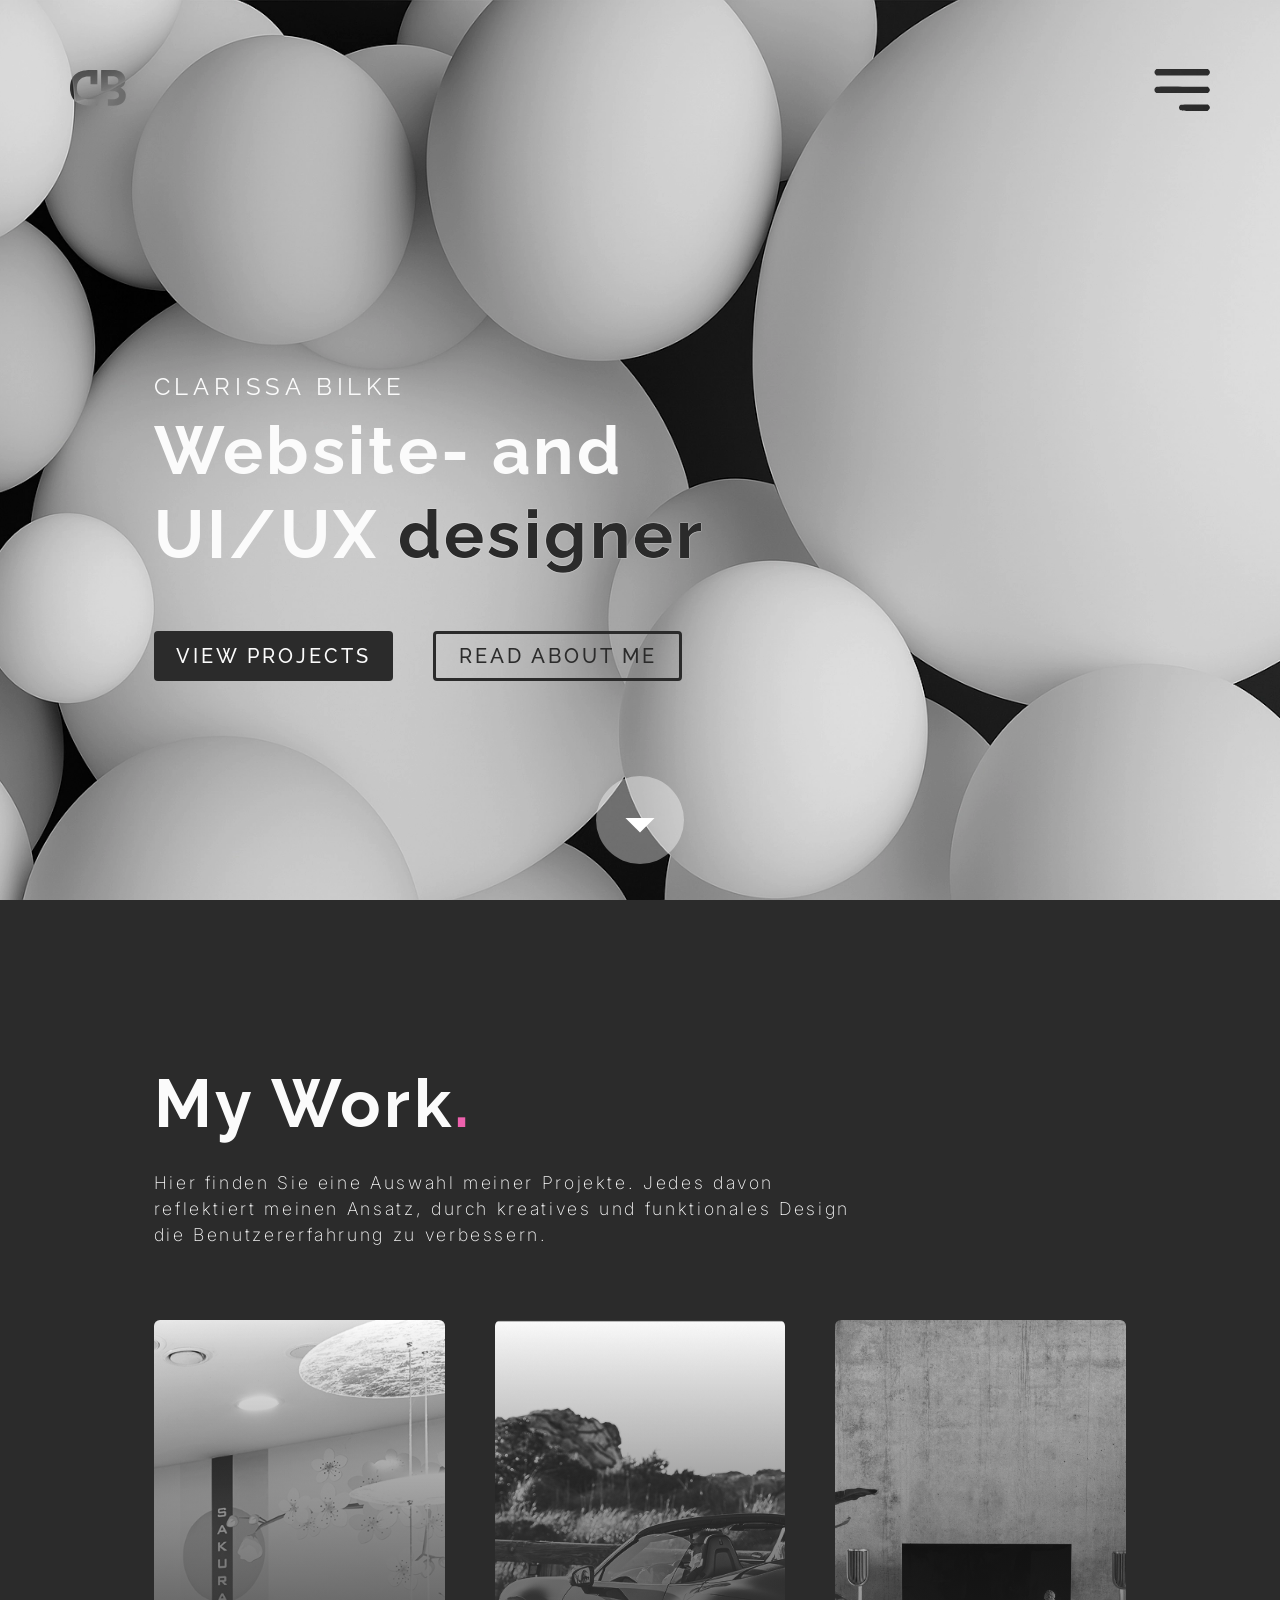
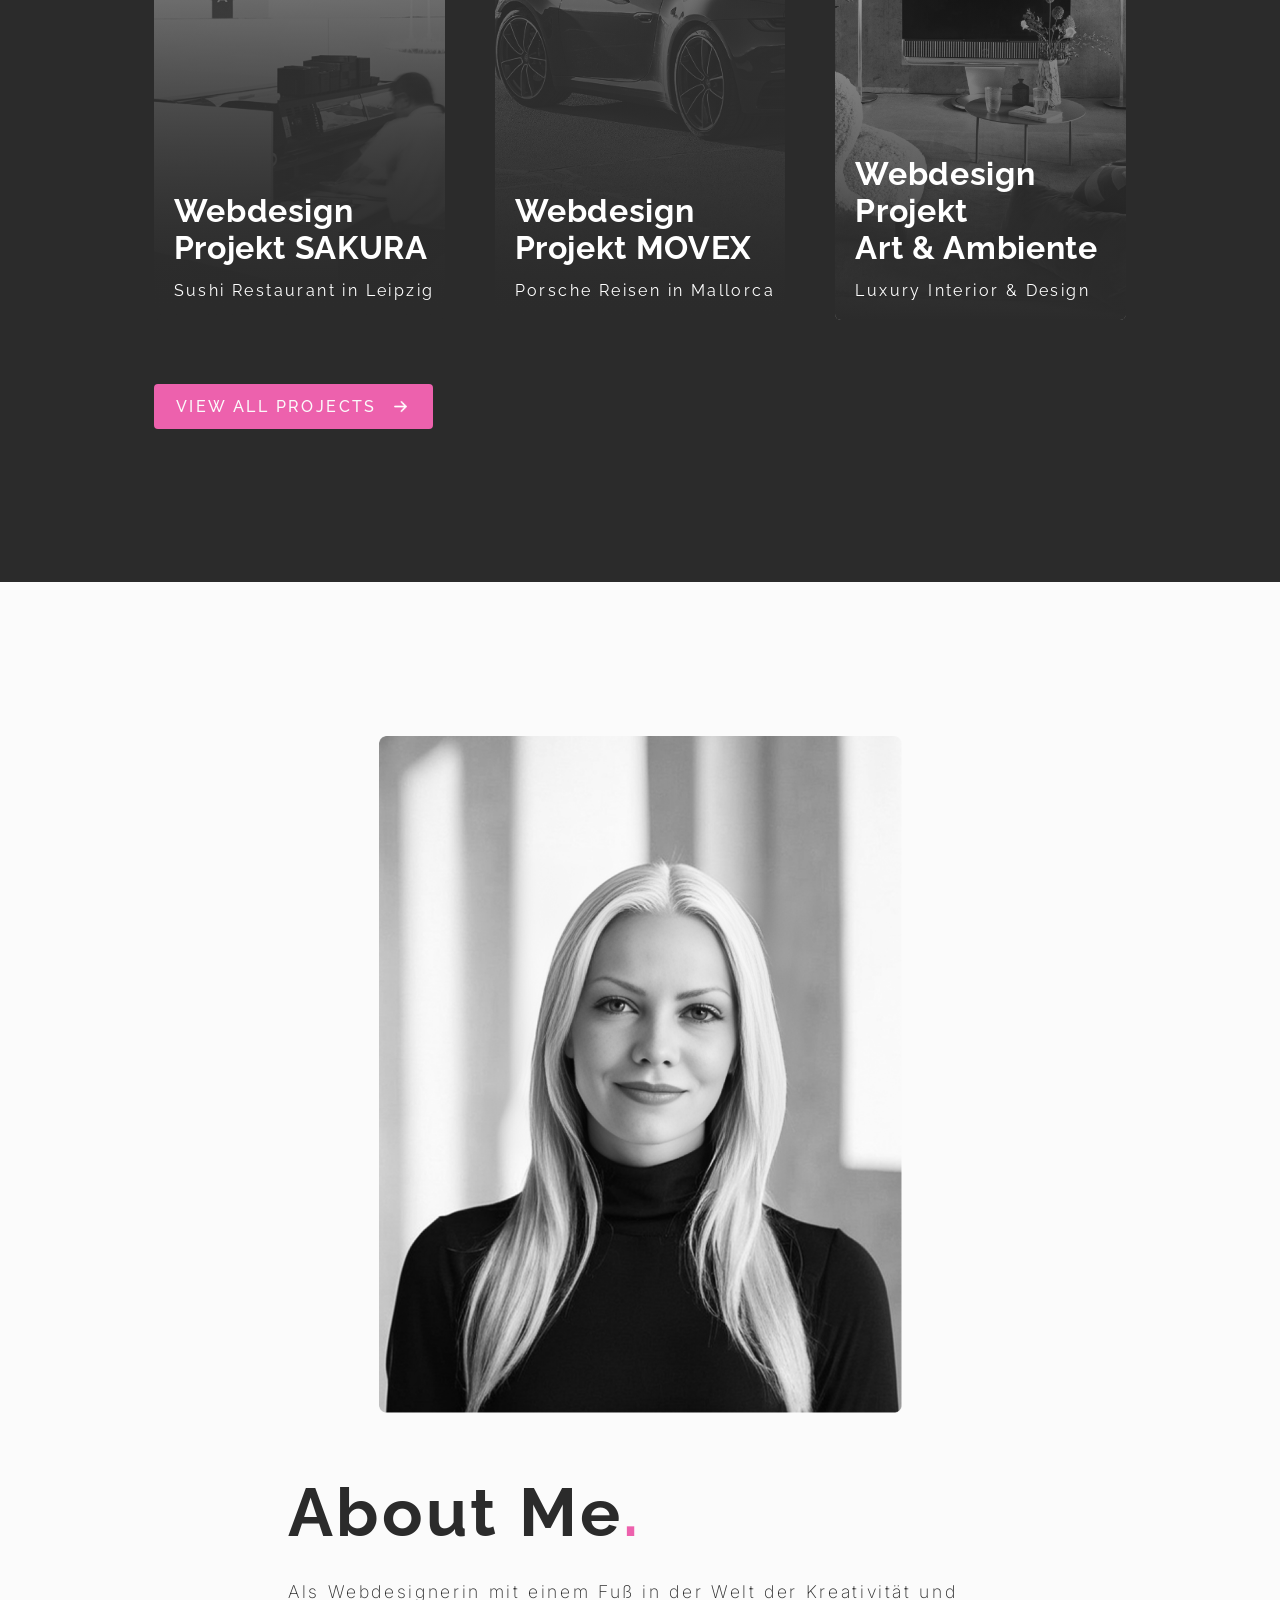
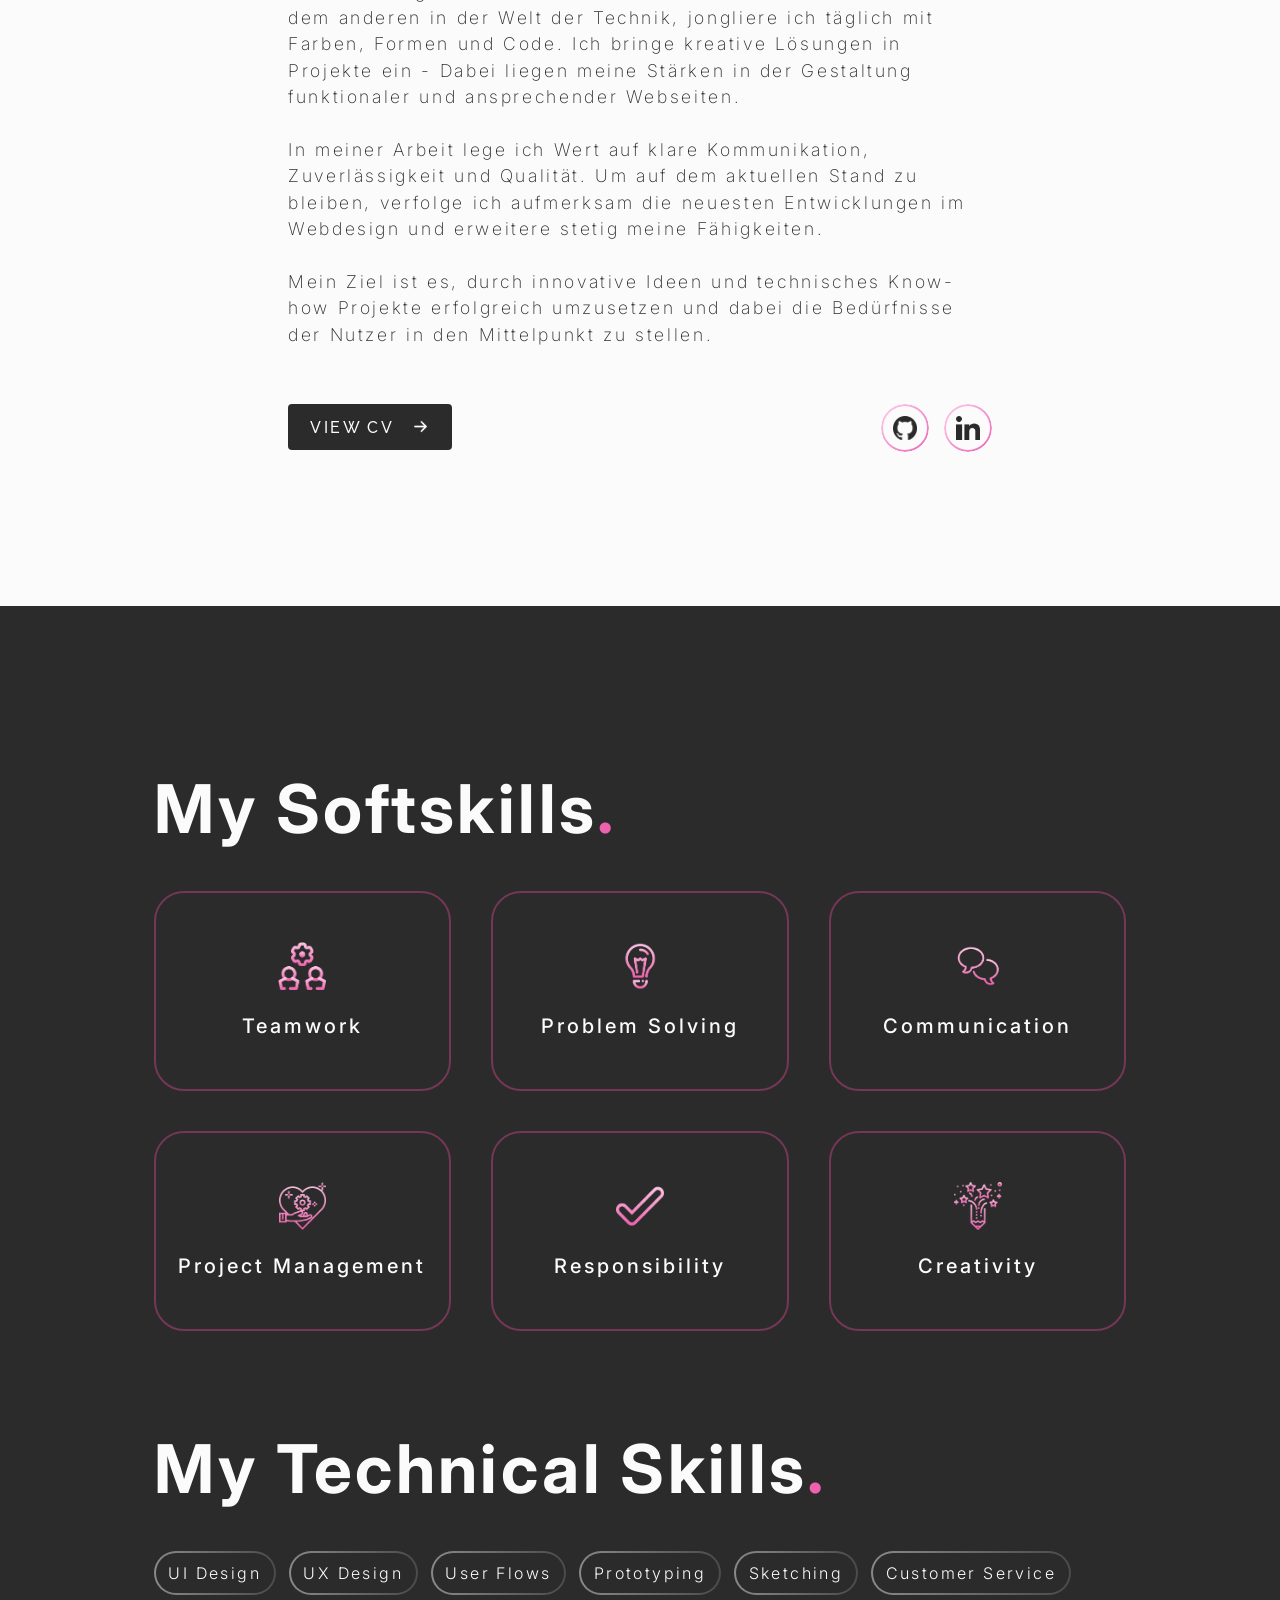
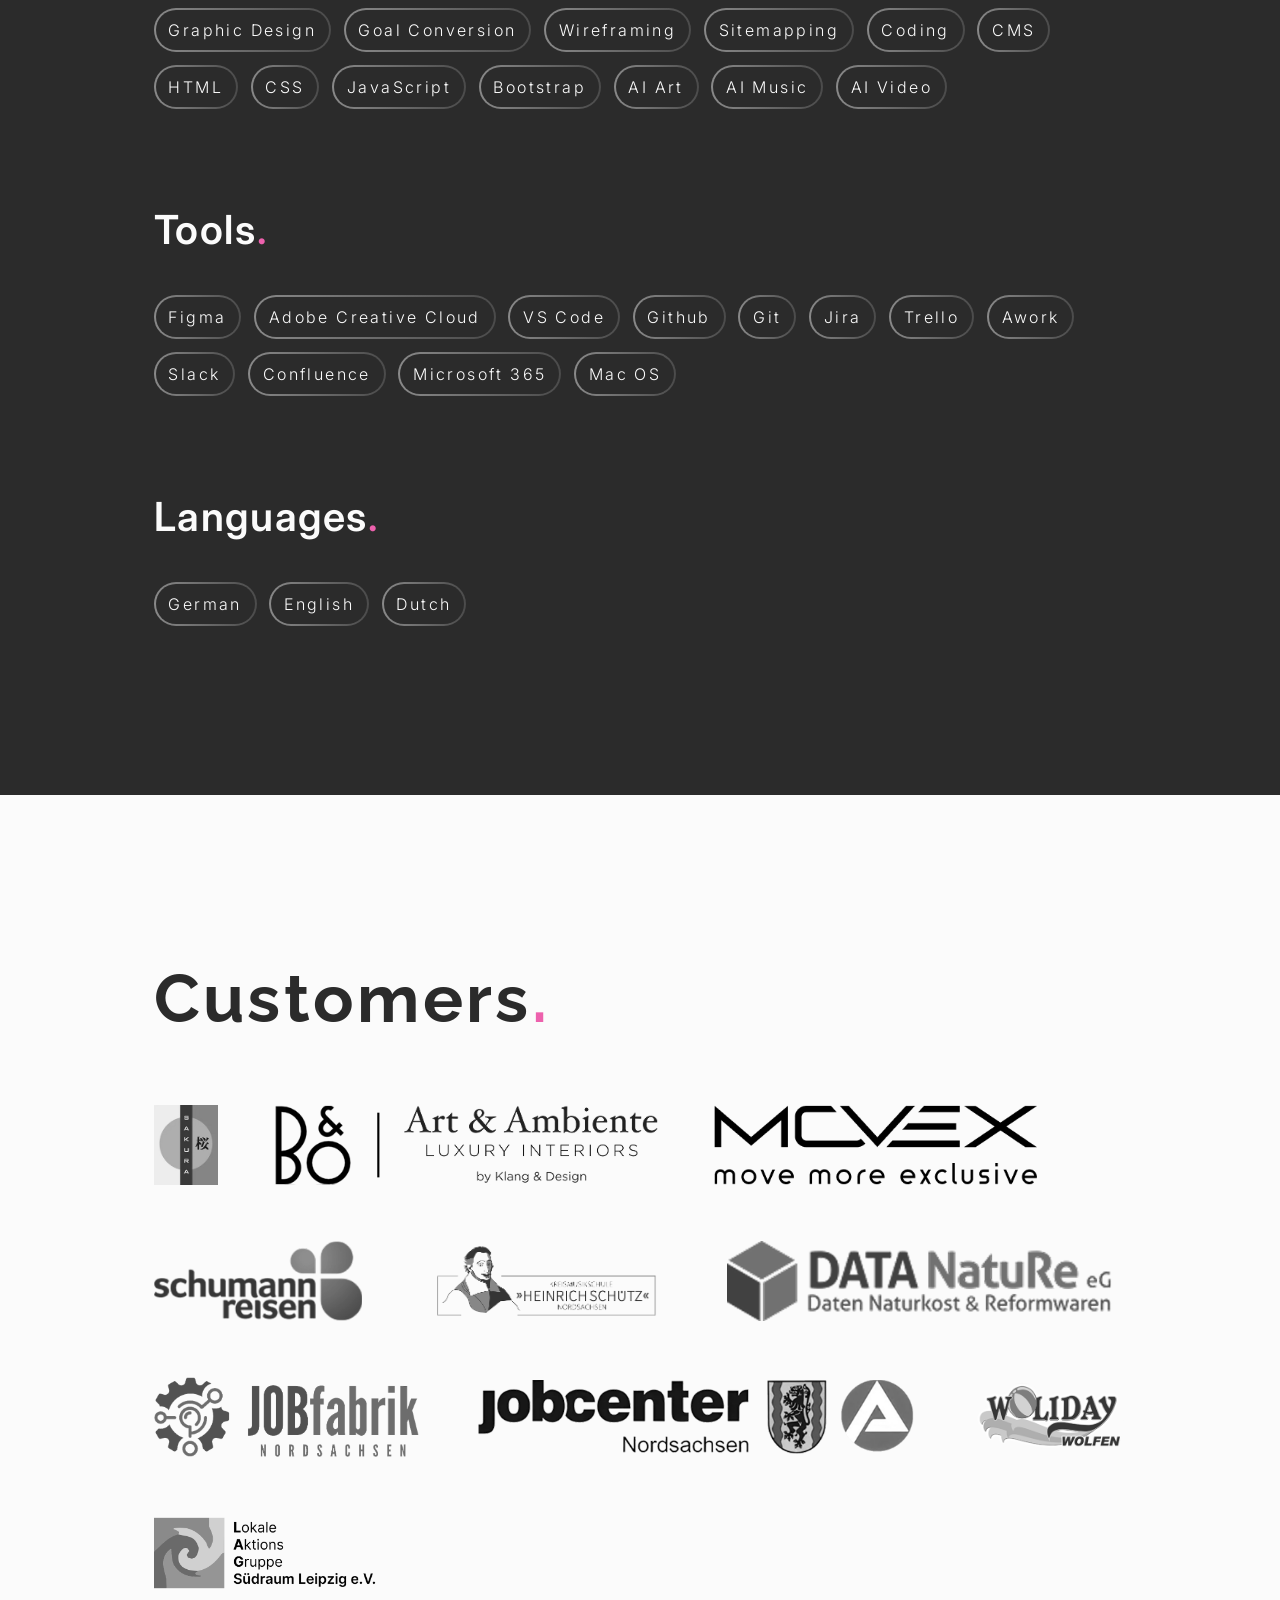
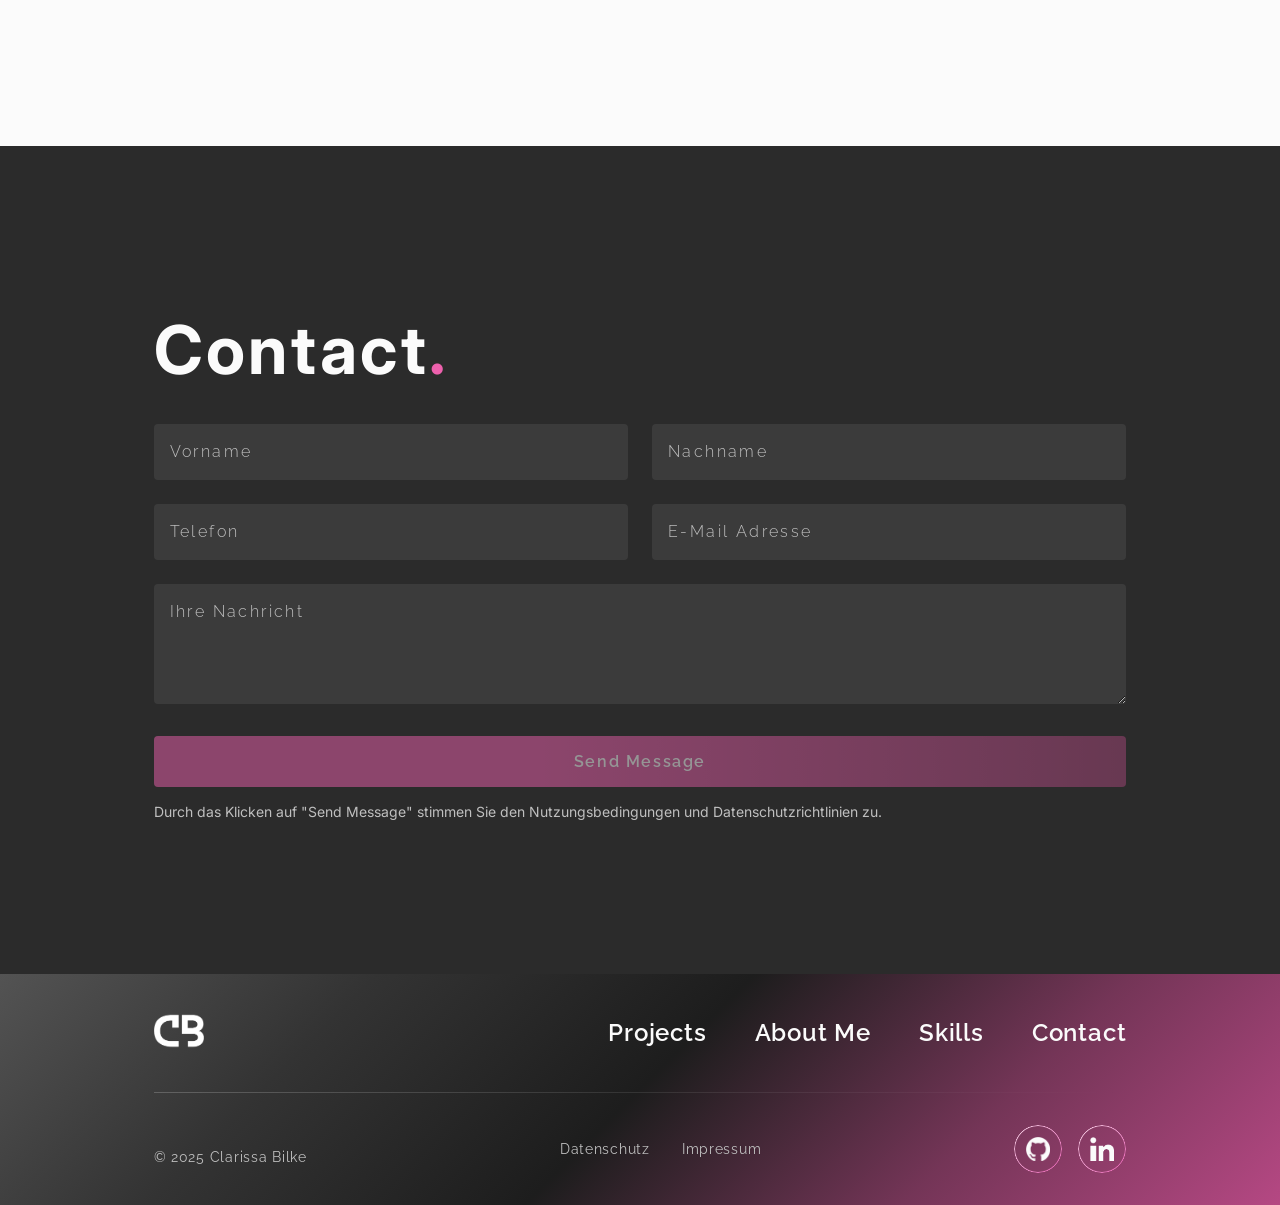
<file: index.html>
<!DOCTYPE html>
<html lang="de">

<head>
  <meta charset="UTF-8">
  <meta name="viewport" content="width=device-width, initial-scale=1.0">
  <title>Clarissa Bilke - UX / UI Designer</title>
  <link rel="stylesheet" href="styles.css">
  <link href="https://fonts.googleapis.com/css2?family=Raleway:wght@100;200;300;400;500;600;700;800;900&family=Inter:wght@100;200;300;400;500;600;700;800;900&display=swap" rel="stylesheet">
  <script type="application/ld+json">
    {
      "@context": "https://schema.org",
      "@type": "Person",
      "name": "Clarissa Bilke",
      "url": "https://clarafalldevmonster.github.io/Clarissa-Bilke-UX-Design/",
      "image": "https://media.licdn.com/dms/image/v2/D4E03AQHnVPpq8Q19pA/profile-displayphoto-shrink_800_800/profile-displayphoto-shrink_800_800/0/1707898984596?e=1749081600&v=beta&t=W_XQ94lzpIh9KOgBFeHjWIiDUH73Etn-2qBpQhCZOFU",
      "jobTitle": ["UX/UI Designerin", "Frontend-Entwicklerin"],
      "sameAs": [
        "https://www.linkedin.com/in/clarissa-bilke-808876263"
      ]
    }
    </script>
</head>

<body>

  <!-- Nav -->

  <div class="navigation">
    <a href="index.html">
      <img aria-hidden="true" alt="logo" src="icon/logoWhite.svg" class="logo" />
    </a>
    <button id="menuButton" class="menu-button">
      <img aria-hidden="true" alt="menu-icon" src="icon/menuWhite.svg" />
    </button>
  </div> 

  <!-- Hero Section -->

  <div class="hero-section">
    <div class="main-contentHeroSection">
      <div class="subheadline">CLARISSA BILKE</div>
      <h1 class="headline1">Website- and <br>
        UI/UX <span class="highlightBlack">designer</span></h1>
      <div class="buttons-hero">
        <a href="projects/projects.html" class="btn-primary">VIEW PROJECTS</a>
        <a href="#aboutme" class="btn-secondary">READ ABOUT ME</a>
      </div>
    </div>
    <div id="menu" class="side-menu">
      <button id="closeButton" class="close-button">
        <span aria-hidden="true">✕</span>
      </button>
      <div class="menu-links">
        <a href="projects/projects.html" class="menu-link">Projects</a>
        <a href="#aboutme" class="menu-link">About Me</a>
        <a href="#myskills" class="menu-link">Skills</a>
        <a href="#contact" class="menu-link">Contact</a>
      </div>
    </div>
  </div>

              <!-- SCROLL DOWN BUTTON -->
              <button id="scrollDownButton" class="scroll-down-button">
                <svg width="50" height="50" viewBox="0 0 24 24" fill="none" xmlns="http://www.w3.org/2000/svg">
                    <path d="M12 19l-7-7h14l-7 7z" />
                </svg>
            </button>
        </div>

  <!-- My Work Section -->
  <div class="myWork-section">
    <div class="main-contentMyWork">
      <div class="headline">
        <h1 class="headline1">My Work<span class="highlightPink">.</span></h1>
      </div>
      <p class="mainTextWhite">
        Hier finden Sie eine Auswahl meiner Projekte. Jedes davon reflektiert meinen Ansatz, durch kreatives und
        funktionales Design die Benutzererfahrung zu verbessern.
      </p>
      <div class="projectBoxes">
        <a href="project2/project2.html" class="project">
          <img src="img/sakura.png" alt="Webdesign Projekt SAKURA Sushi-Lieferservice"
            class="project-image" />
          <div class="overlay"></div>
          <div class="project-info">
            <h3>Webdesign <br> Projekt SAKURA</h3>
            <p>Sushi Restaurant in Leipzig</p>
          </div>
        </a>
        <a href="project4/project4.html" class="project">
          <img src="img/movex.png" alt="Webdesign Projekt Movex"
            class="project-image" />
          <div class="overlay"></div>
          <div class="project-info">
            <h3>Webdesign <br> Projekt MOVEX</h3>
            <p>Porsche Reisen in Mallorca</p>
          </div>
        </a>
        <a href="project1/project1.html" class="project">
          <img src="img/a&a.png" alt="Webdesign Projekt Art & Ambiente Luxury Interior"
            class="project-image" />
          <div class="overlay"></div>
          <div class="project-info">
            <h3>Webdesign Projekt <br> Art & Ambiente</h3>
            <p>Luxury Interior & Design</p>
          </div>
        </a>
      </div>

      <div class="button-container-view-all">
        <a href="projects/projects.html" class="btn-pink">
          View All Projects
          <img src="icon/arrowRight.png" alt="Icon" class="btn-icon" />
        </a>
      </div>
    </div>
  </div>

  <!-- AboutMe section -->
  <div class="aboutMe-section" id="aboutme">
    <div class="main-contentAboutMe">
      <img src="img/ClarissaBilke.png" alt="Clarissa Bilke" class="profile-image" />
      <div class="text-content">
        <h1 class="headline2">About Me<span class="highlightPink">.</span></h1>
        <p class="mainTextBlack">
          Als Webdesignerin mit einem Fuß in der Welt der Kreativität und dem anderen in der Welt der Technik, jongliere
          ich täglich mit Farben, Formen und Code. Ich bringe kreative Lösungen in Projekte ein - Dabei liegen meine
          Stärken in der Gestaltung funktionaler und ansprechender Webseiten. <br><br> In meiner Arbeit lege ich Wert
          auf klare Kommunikation, Zuverlässigkeit und Qualität. Um auf dem aktuellen Stand zu bleiben, verfolge ich
          aufmerksam die neuesten Entwicklungen im Webdesign und erweitere stetig meine Fähigkeiten. <br><br> Mein Ziel
          ist es, durch innovative Ideen und technisches Know-how Projekte erfolgreich umzusetzen und dabei die
          Bedürfnisse der Nutzer in den Mittelpunkt zu stellen.
        </p>
        <div class="buttons-aboutMe">
          <a href="cv/Clarissa_Bilke_CV_web.pdf" target="_blank" class="btn-download">
            View CV
            <img src="icon/arrowRight.png" alt="arrowRight Icon" />
          </a>
          <div class="social-links">
            <a href="https://github.com/ClaraFallDevMonster" class="btn-social">
              <img src="icon/github.png" alt="GitHub Icon">
            </a>
            <a href="https://www.linkedin.com/in/clarissa-bilke-808876263/" class="btn-social">
              <img src="icon/linkedin.png" alt="LinkedIn Icon">
            </a>
          </div>
        </div>
      </div>
    </div>
  </div>

  <!-- SKILLS section -->
  <div class="skills-section" id="myskills">
    <div class="skills-content">
      <div class="skills-block">
        <h1 class="headline1">My Softskills<span class="highlightPink">.</span></h1>
        <div class="skills-grid">
          <div class="skill-item">
            <img src="icon/teamwork.png" alt="Teamwork" class="skill-icon" />
            <span class="skill-text">Teamwork</span>
          </div>
          <div class="skill-item">
            <img src="icon/problemsolving.png" alt="Problem Solving" class="skill-icon" />
            <span class="skill-text">Problem Solving</span>
          </div>
          <div class="skill-item">
            <img src="icon/communication.png" alt="Communication" class="skill-icon" />
            <span class="skill-text">Communication</span>
          </div>
          <div class="skill-item">
            <img src="icon/projectmanagement.png" alt="Project Management" class="skill-icon" />
            <span class="skill-text">Project Management</span>
          </div>
          <div class="skill-item">
            <img src="icon/responsibility.png" alt="Responsibility" class="skill-icon" />
            <span class="skill-text">Responsibility</span>
          </div>
          <div class="skill-item">
            <img src="icon/creativity.png" alt="Creativity" class="skill-icon" />
            <span class="skill-text">Creativity</span>
          </div>
        </div>
      </div>

      <div class="skills-block">
        <h1 class="headline1">My Technical Skills<span class="highlightPink">.</span></h1>
        <div class="skills-list">
          <div class="skill-tag">UI Design</div>
          <div class="skill-tag">UX Design</div>
          <div class="skill-tag">User Flows</div>
          <div class="skill-tag">Prototyping</div>
          <div class="skill-tag">Sketching</div>
          <div class="skill-tag">Customer Service</div>
          <div class="skill-tag">Graphic Design</div>
          <div class="skill-tag">Goal Conversion</div>
          <div class="skill-tag">Wireframing</div>
          <div class="skill-tag">Sitemapping</div>
          <div class="skill-tag">Coding</div>
          <div class="skill-tag">CMS</div>
          <div class="skill-tag">HTML</div>
          <div class="skill-tag">CSS</div>
          <div class="skill-tag">JavaScript</div>
          <div class="skill-tag">Bootstrap</div>
          <div class="skill-tag">AI Art</div>
          <div class="skill-tag">AI Music</div>
          <div class="skill-tag">AI Video</div>
        </div>
      </div>

      <div class="skills-block">
        <h2 class="skills-title">Tools<span class="highlightPink">.</span></h2>
        <div class="skills-list">
          <div class="skill-tag">Figma</div>
          <div class="skill-tag">Adobe Creative Cloud</div>
          <div class="skill-tag">VS Code</div>
          <div class="skill-tag">Github</div>
          <div class="skill-tag">Git</div>
          <div class="skill-tag">Jira</div>
          <div class="skill-tag">Trello</div>
          <div class="skill-tag">Awork</div>
          <div class="skill-tag">Slack</div>
          <div class="skill-tag">Confluence</div>
          <div class="skill-tag">Microsoft 365</div>
          <div class="skill-tag">Mac OS</div>
        </div>
      </div>

      <div class="skills-block-last">
        <h2 class="skills-title">Languages<span class="highlightPink">.</span></h2>
        <div class="skills-list">
          <div class="skill-tag">German</div>
          <div class="skill-tag">English</div>
          <div class="skill-tag">Dutch</div>
        </div>
      </div>
    </div>
  </div>

  <!-- CUSTOMERS section -->
  <div class="customers-section">
    <div class="customers-content">
      <h1 class="headline2">Customers<span class="highlightPink">.</span></h1>
      <div class="logos-grid">
        <div class="logo-item">
          <img class="logo1" src="img/sakuraLogo.png" alt="Sakura Logo">
        </div>
        <div class="logo-item">
          <img class="logo2" src="img/A&ALogoS.png" alt="A&A Logo">
        </div>
        <div class="logo-item">
          <img class="logo3" src="img/movexLogo.png" alt="Movex Log3">
        </div>
        <div class="logo-item">
          <img class="logo4" src="img/schumannLogo.png" alt="Schumann Logo">
        </div>
        <div class="logo-item">
          <img class="logo5" src="img/musikschuleLogo.png" alt="MusikschuleLogo Logo">
        </div>
        <div class="logo-item">
          <img class="logo6" src="img/dataNatureLogo.png" alt="DataNature Logo">
        </div>
        <div class="logo-item">
          <img class="logo7" src="img/jobfabrikLogo.png" alt="Jobfabrik Logo">
        </div>
        <div class="logo-item">
          <img class="logo8" src="img/jobcenterLogo.png" alt="Jobcenter Logo">
        </div>
        <div class="logo-item">
          <img class="logo9" src="img/wolidayLogo.png" alt="Woliday Logo">
        </div>
        <div class="logo-item">
          <img class="logo10" src="img/LAGLogo.png" alt="LAG Logo">
        </div>
        <!-- Weitere Logos hier -->
      </div>
      
      <div class="slider-container-mobile">
        <div class="slider-container-mobile">
          <div class="slider-track">
            <!-- 1. Durchlauf -->
            <div class="slide"><img src="img/sakuraLogo.png" alt="Sakura Logo" /></div>
            <div class="slide"><img src="img/A&ALogoS.png" alt="A&A Logo" /></div>
            <div class="slide"><img src="img/movexLogo.png" alt="Movex Logo" /></div>
            <div class="slide"><img src="img/schumannLogo.png" alt="Schumann Logo" /></div>
            <div class="slide"><img src="img/musikschuleLogo.png" alt="Musikschule Logo" /></div>
            <div class="slide"><img src="img/dataNatureLogo.png" alt="DataNature Logo" /></div>
            <div class="slide"><img src="img/jobfabrikLogo.png" alt="Jobfabrik Logo" /></div>
            <div class="slide"><img src="img/jobcenterLogo.png" alt="Jobcenter Logo" /></div>
            <div class="slide"><img src="img/wolidayLogo.png" alt="Woliday Logo" /></div>
            <div class="slide"><img src="img/LAGLogo.png" alt="LAG Logo" /></div>
        
            <!-- 2. Durchlauf für Endlosschleife -->
            <div class="slide"><img src="img/sakuraLogo.png" alt="Sakura Logo" /></div>
            <div class="slide"><img src="img/A&ALogoS.png" alt="A&A Logo" /></div>
            <div class="slide"><img src="img/movexLogo.png" alt="Movex Logo" /></div>
            <div class="slide"><img src="img/schumannLogo.png" alt="Schumann Logo" /></div>
            <div class="slide"><img src="img/musikschuleLogo.png" alt="Musikschule Logo" /></div>
            <div class="slide"><img src="img/dataNatureLogo.png" alt="DataNature Logo" /></div>
            <div class="slide"><img src="img/jobfabrikLogo.png" alt="Jobfabrik Logo" /></div>
            <div class="slide"><img src="img/jobcenterLogo.png" alt="Jobcenter Logo" /></div>
            <div class="slide"><img src="img/wolidayLogo.png" alt="Woliday Logo" /></div>
            <div class="slide"><img src="img/LAGLogo.png" alt="LAG Logo" /></div>
          </div>
        </div>
          <!-- Weitere Logos hier -->
        </div>
      </div>
      
    </div>
  </div>

  <!-- CONTACT section -->
  <div class="contact-section" id="contact">
    <div class="contact-content">
      <h1 class="headline1">Contact<span class="highlightPink">.</span></h1>

      <form class="contact-form" action="send_email.php" method="POST" onsubmit="return validateForm()">
        <div class="form-group">
          <input type="text" name="vorname" placeholder="Vorname" required>
          <input type="text" name="nachname" placeholder="Nachname">
        </div>
        <div class="form-group">
          <input type="text" name="telefon" placeholder="Telefon" required>
          <input type="email" name="email" placeholder="E-Mail Adresse" required>
        </div>
        <div class="form-group">
          <textarea name="nachricht" placeholder="Ihre Nachricht" required></textarea>
        </div>
        <div style="display: none;">
          <input type="text" name="honeypot" value="">
        </div>
        <button type="submit" class="send-message">Send Message</button>
      </form>
      <p class="privacy-note">Durch das Klicken auf "Send Message" stimmen Sie den Nutzungsbedingungen und
        Datenschutzrichtlinien zu.</p>
    </div>
  </div>

  <!-- SCROLL UP BUTTON -->
  <button id="scrollUpButton" class="scroll-up-button">
    <svg width="24" height="24" viewBox="0 0 24 24" fill="none" xmlns="http://www.w3.org/2000/svg">
      <path d="M12 19V5M12 5L5 12M12 5L19 12" stroke="white" stroke-width="2" stroke-linecap="round"
        stroke-linejoin="round" />
    </svg>
  </button>

  <div class="footer">
    <div class="footer-top">
      <a href="index.html">
      <img aria-hidden="true" alt="logo" src="icon/LogoWhiteFrei.png" class="footer-logo" />
      </a>
      <nav class="footer-menu">
        <a href="projects/projects.html" class="footer-link">Projects</a>
        <a href="#aboutme" class="footer-link">About Me</a>
        <a href="#myskills" class="footer-link">Skills</a>
        <a href="#contact" class="footer-link">Contact</a>
      </nav>
    </div>
    <hr class="footer-divider">
    <div class="footer-bottom">
      <p class="footer-copyright">© 2025 Clarissa Bilke</p>
      <div class="footer-links">
        <a href="datenschutz/datenschutz.html" class="footer-link-secondary">Datenschutz</a>
        <a href="impressum/impressum.html" class="footer-link-secondary">Impressum</a>
      </div>
      <div class="footer-social">
        <a href="https://github.com/ClaraFallDevMonster" class="btn-social-footer">
          <img src="icon/githubWhite.png" alt="GitHub Icon">
        </a>
        <a href="https://www.linkedin.com/in/clarissa-bilke-808876263/" class="btn-social-footer">
          <img src="icon/linkedinWhite.png" alt="LinkedIn Icon">
        </a>
      </div>
    </div>
  </div>

  <script src="main.js"></script> 
</body>

</html>
</file>
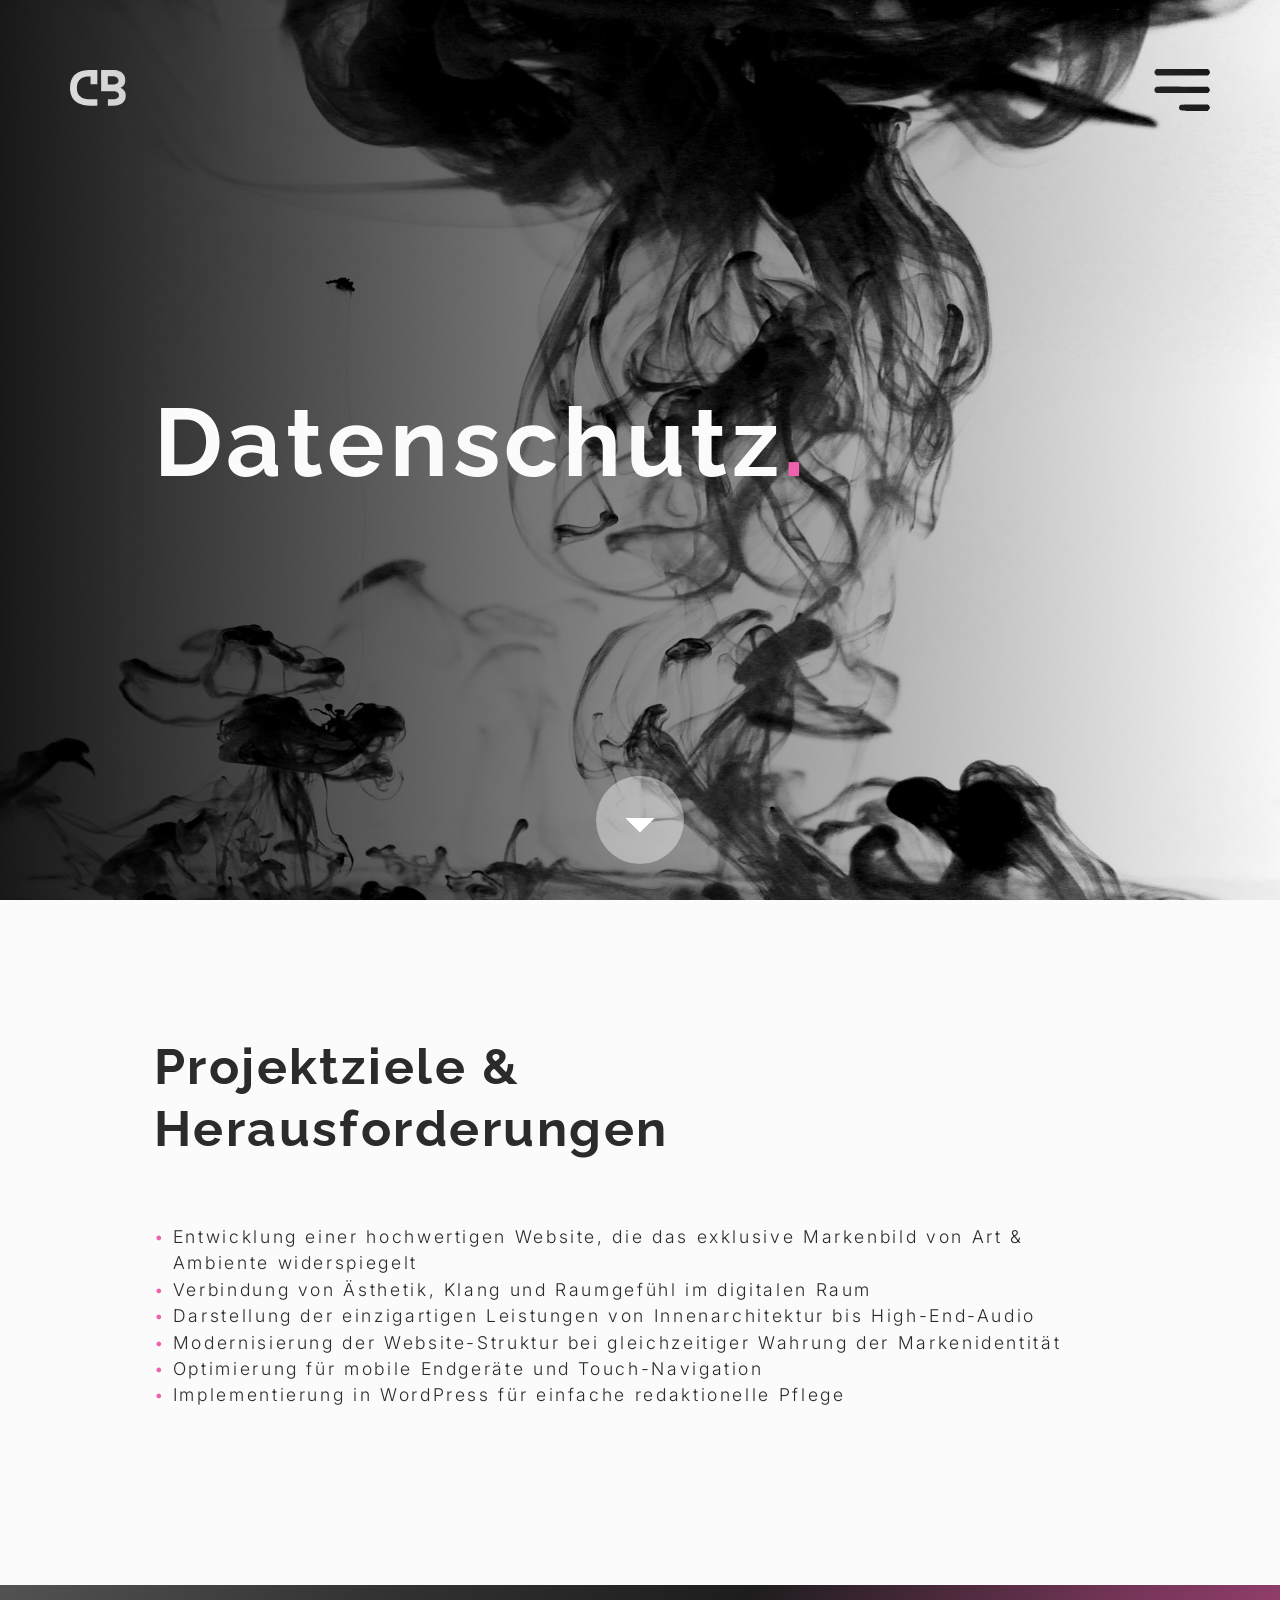
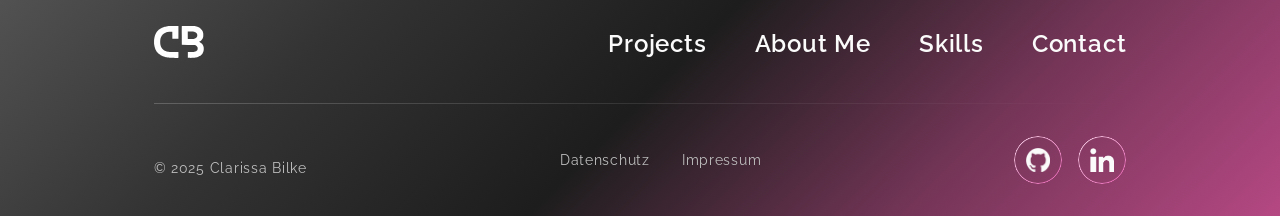
<file: datenschutz/datenschutz.html>
<!DOCTYPE html>
<html lang="de">

<head>
    <meta charset="UTF-8">
    <meta name="viewport" content="width=device-width, initial-scale=1.0">
    <title>Clarissa Bilke - Datenschutz</title>
    <link rel="stylesheet" href="styles.css">
    <link
        href="https://fonts.googleapis.com/css2?family=Raleway:wght@100;200;300;400;500;600;700;800;900&family=Inter:wght@100;200;300;400;500;600;700;800;900&display=swap"
        rel="stylesheet">
</head>

<body>

    <!-- Nav -->

    <div class="navigation">
        <a href="../index.html">
            <img aria-hidden="true" alt="logo" src="../icon/logoWhite.svg" class="logo" />
        </a>
        <button id="menuButton" class="menu-button">
            <img aria-hidden="true" alt="menu-icon" src="../icon/menuWhite.svg" />
        </button>
    </div>

    <!-- Hero Section -->

    <div class="hero-section">
        <div class="main-contentHeroSection">
            <h1 class="headlineHero">Datenschutz<span class="highlightPink">.</span></h1>

            <!-- SCROLL DOWN BUTTON -->
            <button id="scrollDownButton" class="scroll-down-button">
                <svg width="50" height="50" viewBox="0 0 24 24" fill="none" xmlns="http://www.w3.org/2000/svg">
                    <path d="M12 19l-7-7h14l-7 7z" />
                </svg>
            </button>
        </div>

        <div id="menu" class="side-menu">
            <button id="closeButton" class="close-button">
                <span aria-hidden="true">✕</span>
            </button>
            <div class="menu-links">
                <a href="../projects/projects.html" class="menu-link">Projects</a>
                <a href="../index.html#aboutme" class="menu-link">About Me</a>
                <a href=" ../index.html#myskills" class="menu-link">Skills</a>
                <a href="../index.html#contact" class="menu-link">Contact</a>
            </div>
        </div>
    </div>

    <!-- PROJEKTZIELE -->
    <div class="projektziele-section">
        <div class="projektziele-content">
            <h1 class="headline2">Projektziele &<br>Herausforderungen</h1>
            <ul class="mainTextBlack">
                <li>Entwicklung einer hochwertigen Website, die das exklusive Markenbild von Art & Ambiente widerspiegelt</li>
                <li>Verbindung von Ästhetik, Klang und Raumgefühl im digitalen Raum</li>
                <li>Darstellung der einzigartigen Leistungen von Innenarchitektur bis High-End-Audio</li>
                <li>Modernisierung der Website-Struktur bei gleichzeitiger Wahrung der Markenidentität</li>
                <li>Optimierung für mobile Endgeräte und Touch-Navigation</li>
                <li>Implementierung in WordPress für einfache redaktionelle Pflege</li>
            </ul>
        </div>
    </div>

    <!-- SCROLL UP BUTTON -->
    <button id="scrollUpButton" class="scroll-up-button">
        <svg width="24" height="24" viewBox="0 0 24 24" fill="none" xmlns="http://www.w3.org/2000/svg">
            <path d="M12 19V5M12 5L5 12M12 5L19 12" stroke="white" stroke-width="2" stroke-linecap="round"
                stroke-linejoin="round" />
        </svg>
    </button>

    <!-- FOOTER -->
    <div class="footer">
        <div class="footer-top">
            <a href="../index.html">
                <img aria-hidden="true" alt="logo" src="../icon/logoWhite.svg" class="footer-logo" />
            </a>
            <nav class="footer-menu">
                <a href="../projects/projects.html" class="footer-link">Projects</a>
                <a href="../index.html #aboutme" class="footer-link">About Me</a>
                <a href="../index.html #myskills" class="footer-link">Skills</a>
                <a href="../index.html #contact" class="footer-link">Contact</a>
            </nav>
        </div>
        <hr class="footer-divider">
        <div class="footer-bottom">
            <p class="footer-copyright">© 2025 Clarissa Bilke</p>
            <div class="footer-links">
                <a href="datenschutz.html" class="footer-link-secondary">Datenschutz</a>
                <a href="../impressum/impressum.html" class="footer-link-secondary">Impressum</a>
            </div>
            <div class="footer-social">
                <a href="https://github.com/ClaraFallDevMonster" class="btn-social-footer">
                    <img src="../icon/githubWhite.png" alt="GitHub Icon">
                </a>
                <a href="https://www.linkedin.com/in/clarissa-bilke-808876263/" class="btn-social-footer">
                    <img src="../icon/linkedinWhite.png" alt="LinkedIn Icon">
                </a>
            </div>
        </div>
    </div>

    <script src="main.js"></script>
</body>

</html>
</file>
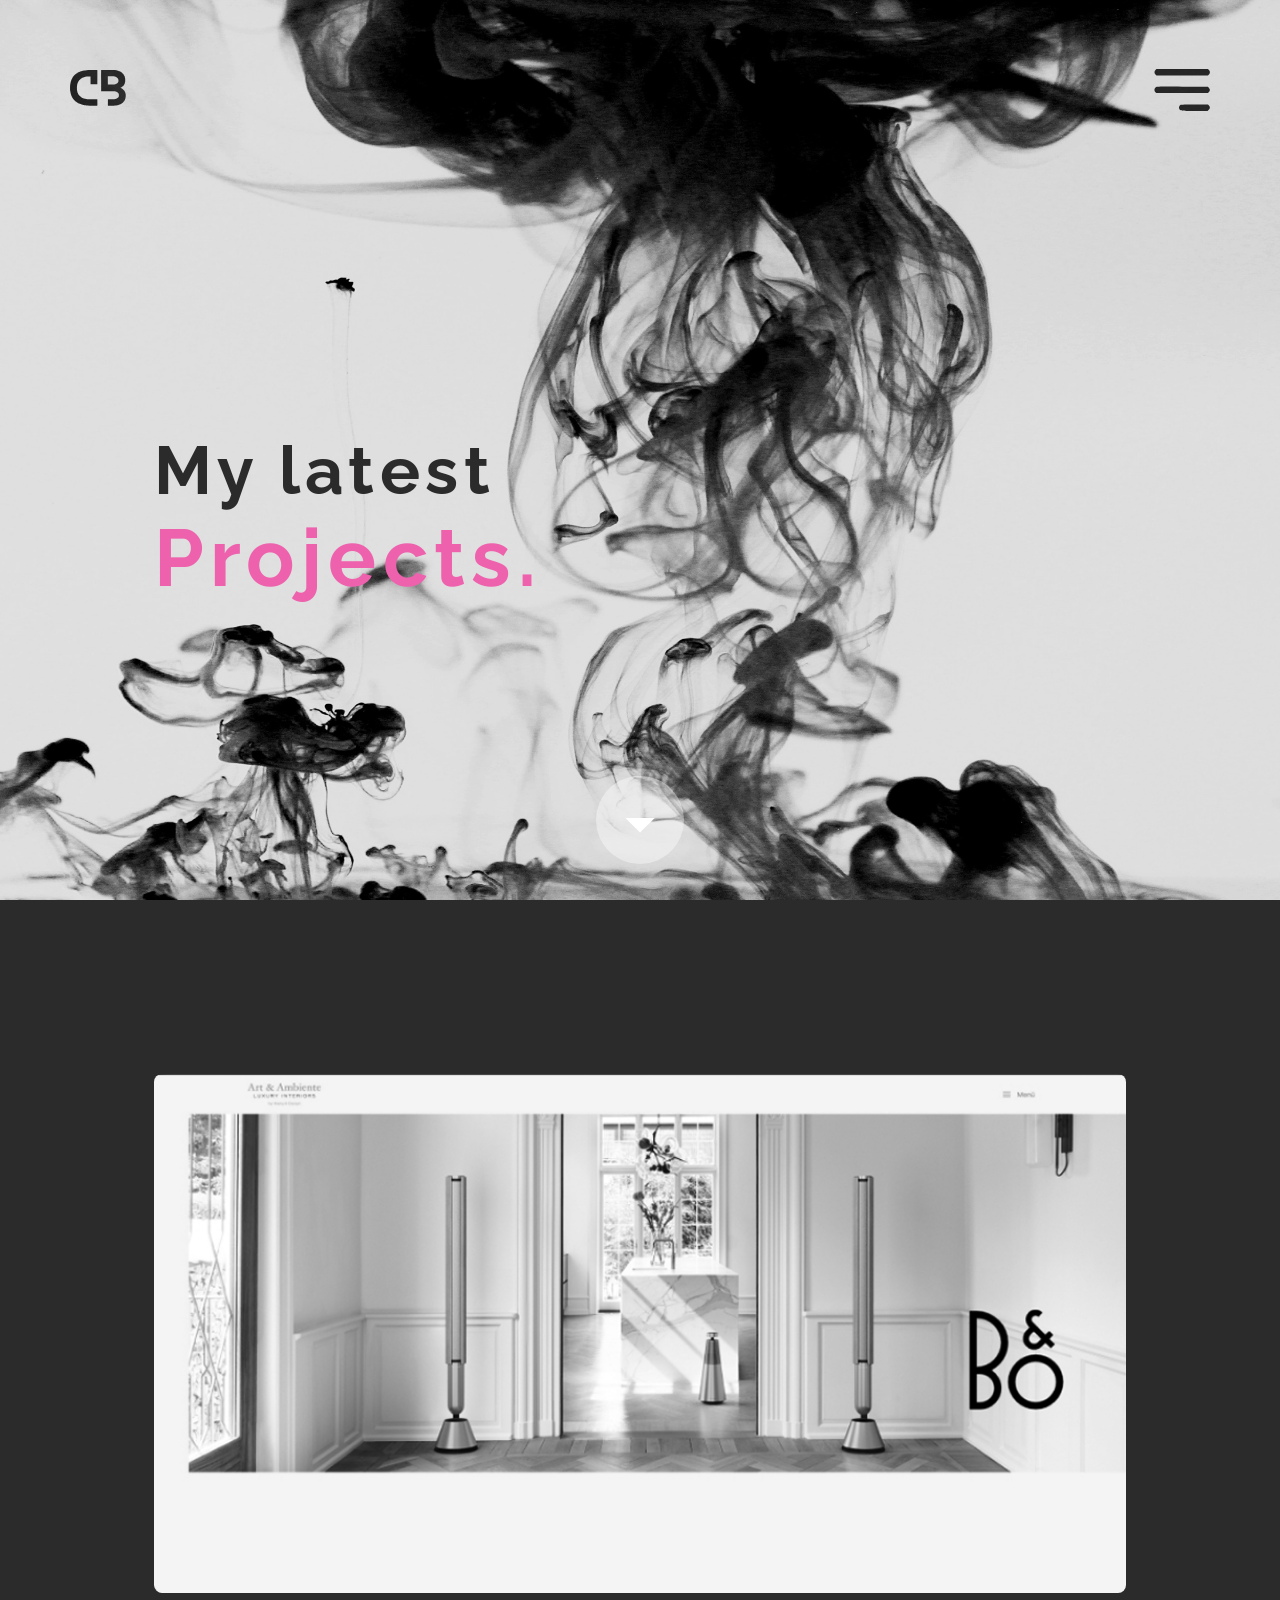
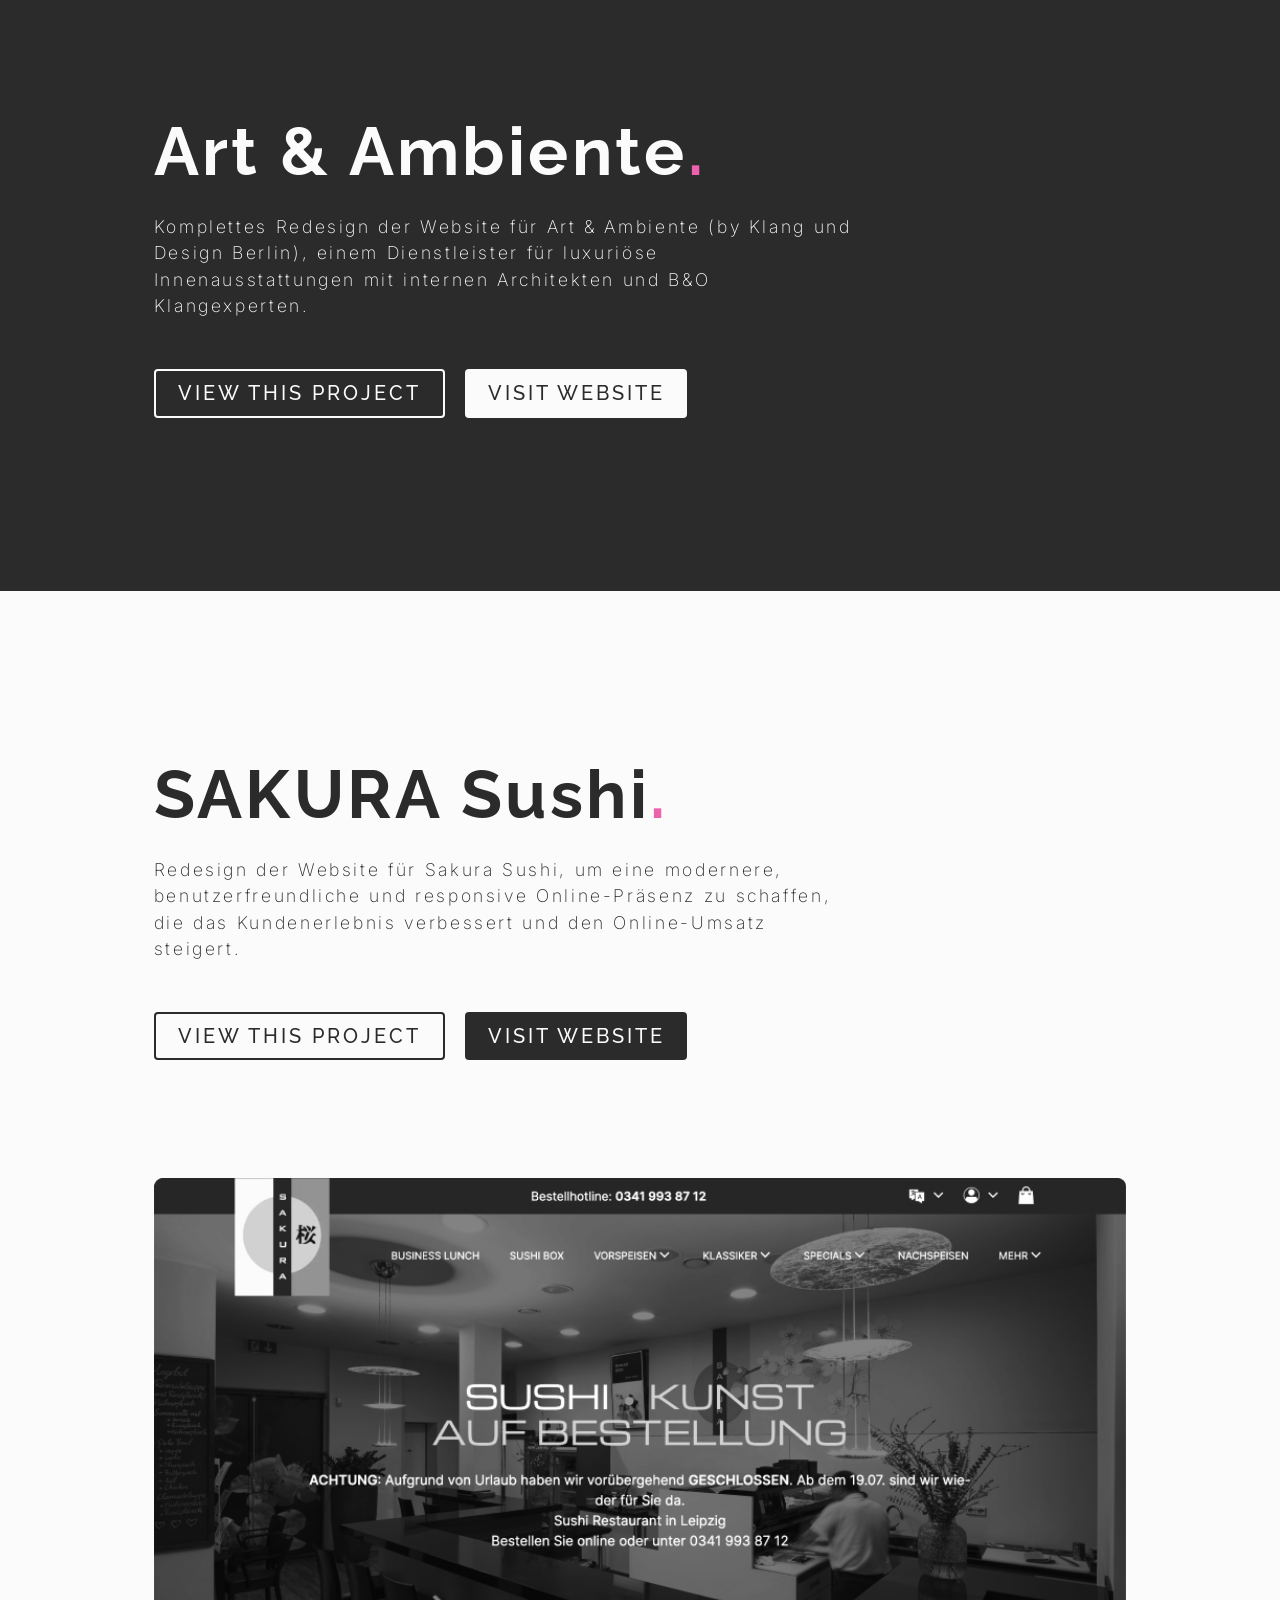
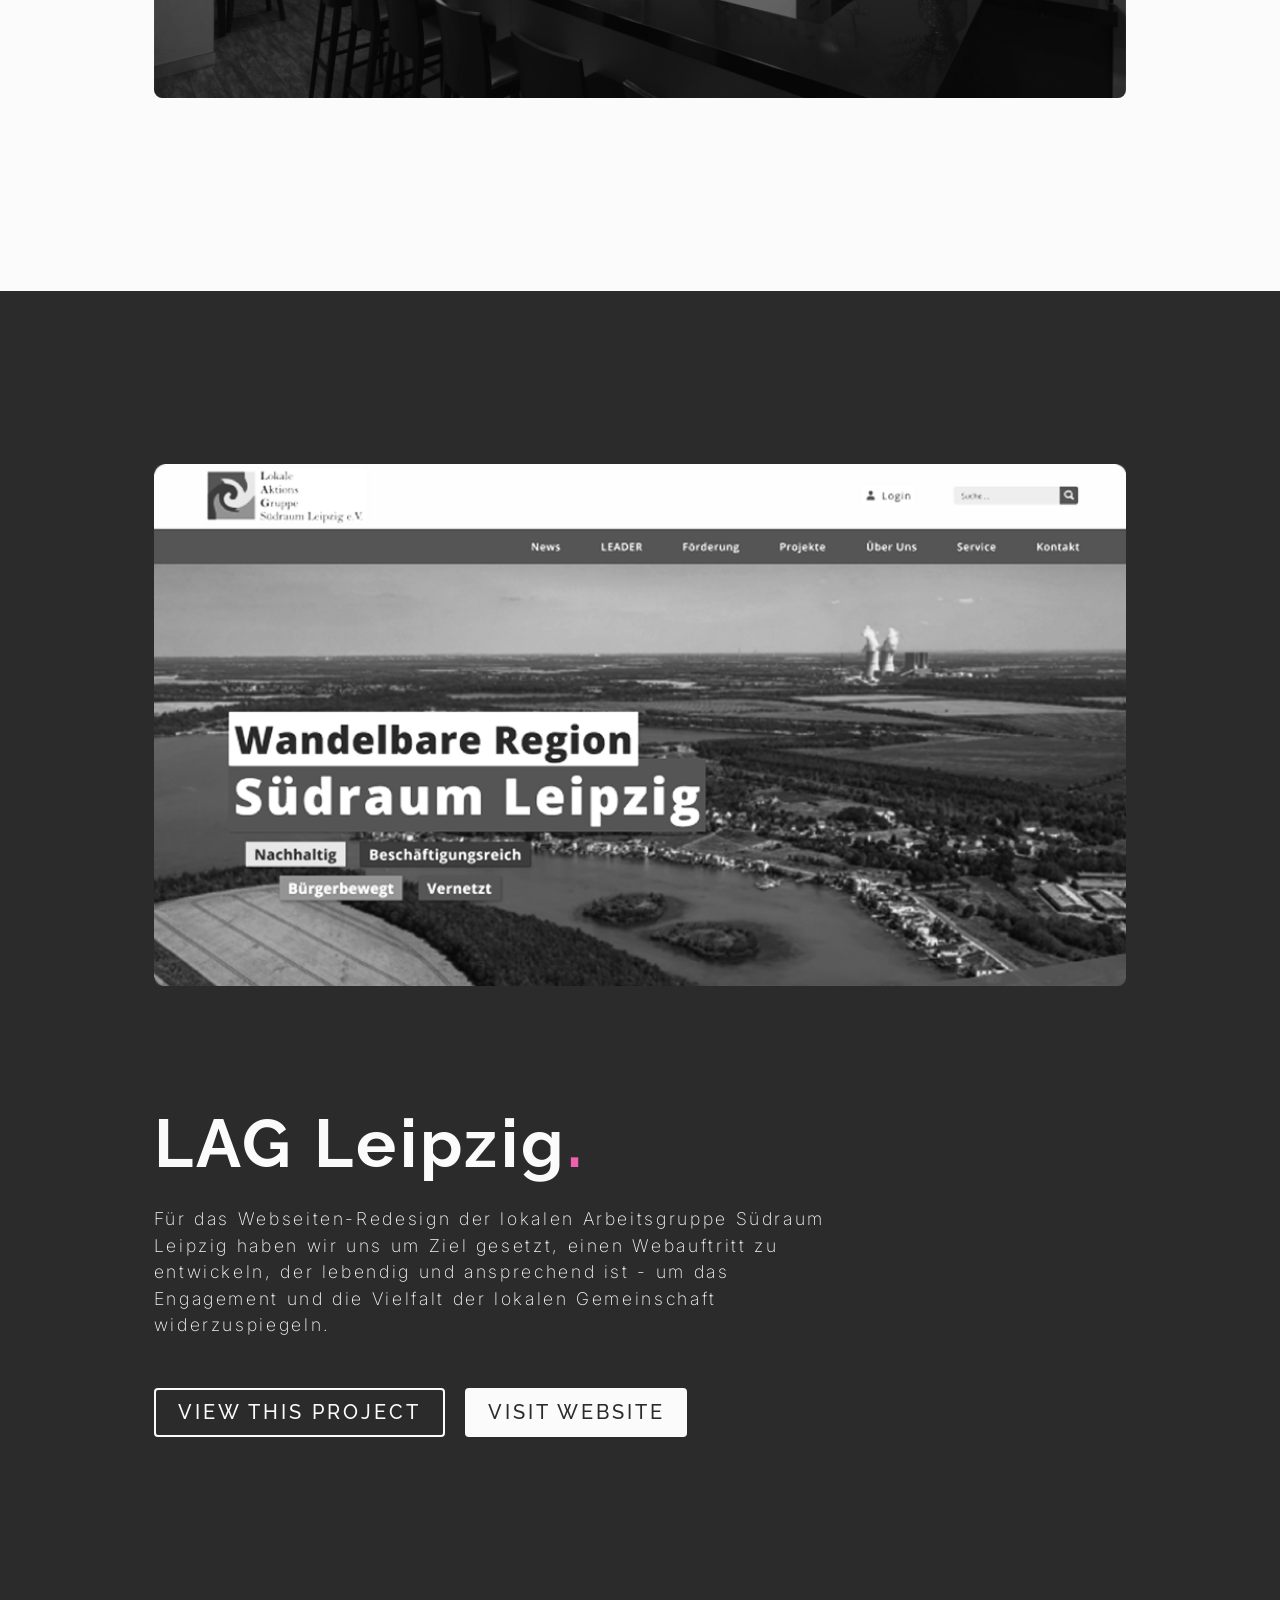
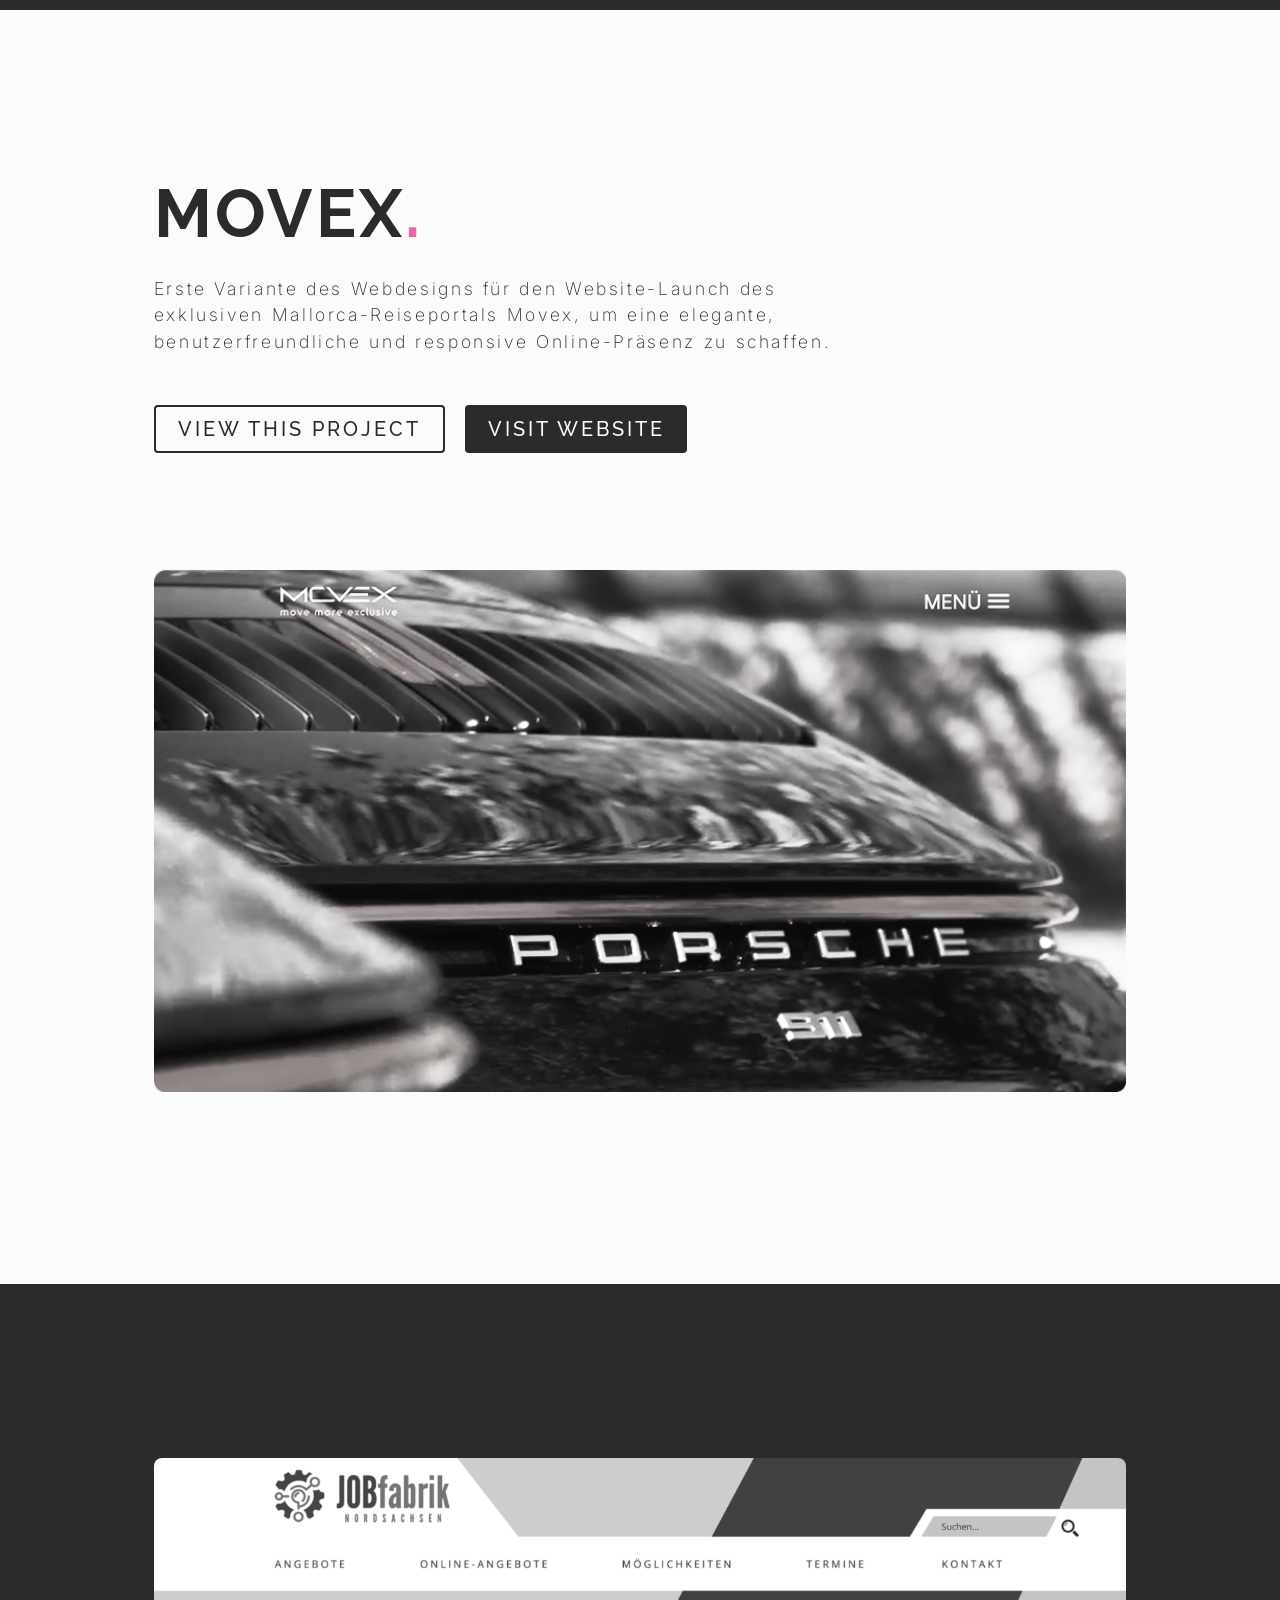
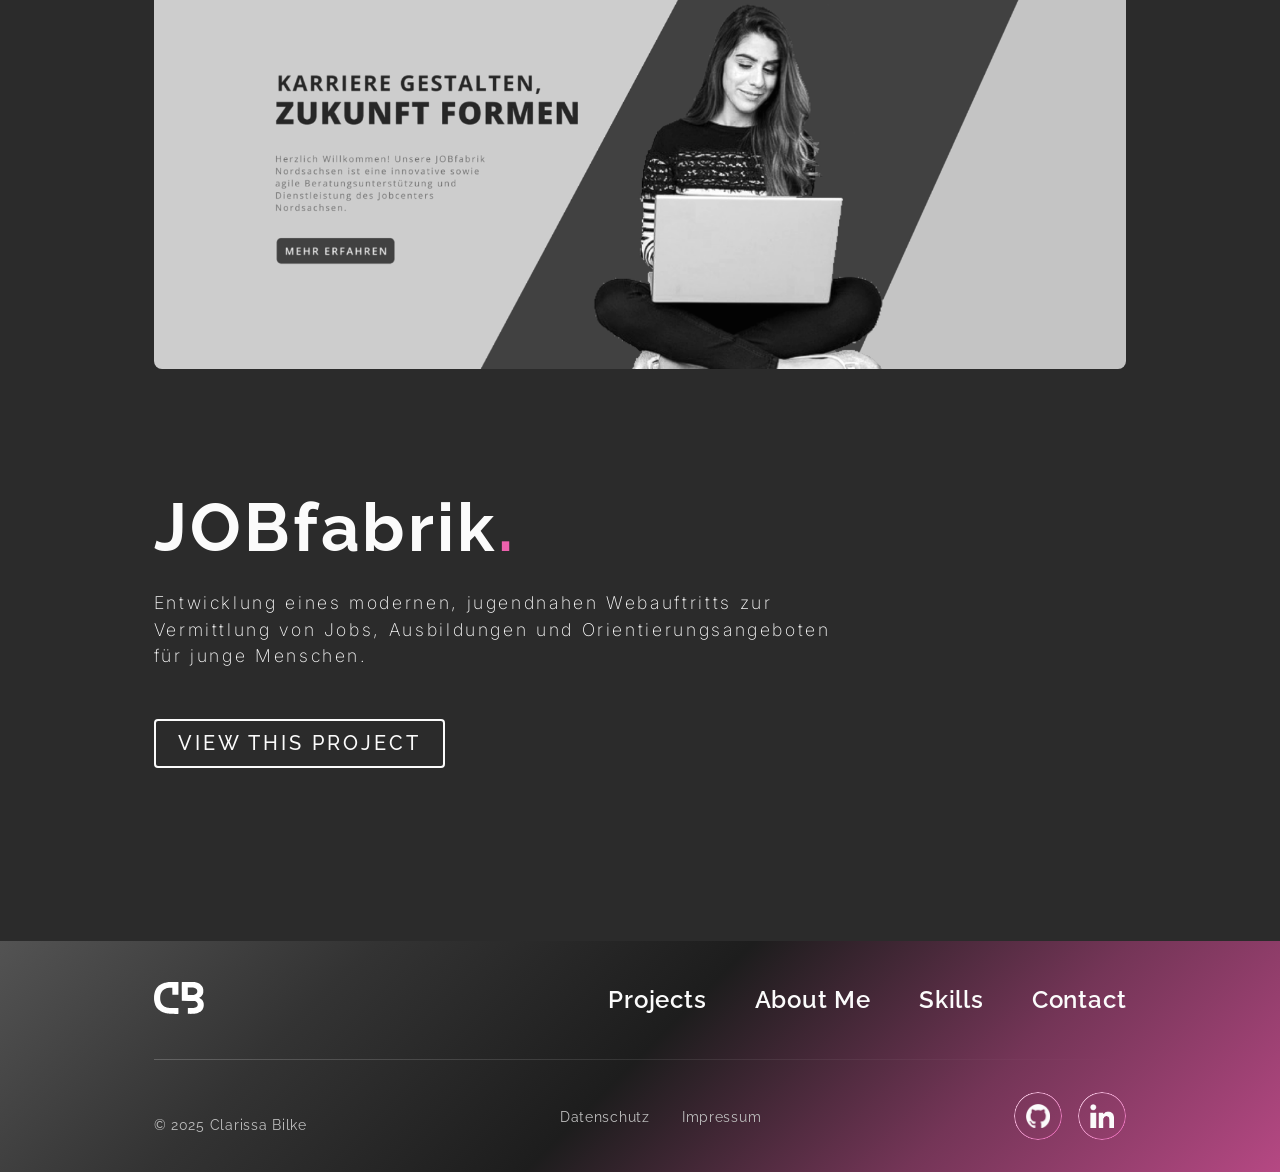
<file: projects/projects.html>
<!DOCTYPE html>
<html lang="de">

<head>
    <meta charset="UTF-8">
    <meta name="viewport" content="width=device-width, initial-scale=1.0">
    <title>Clarissa Bilke - Projekte</title>
    <link rel="stylesheet" href="styles.css">
    <link
        href="https://fonts.googleapis.com/css2?family=Raleway:wght@100;200;300;400;500;600;700;800;900&family=Inter:wght@100;200;300;400;500;600;700;800;900&display=swap"
        rel="stylesheet">
</head>

<body>

    <!-- Nav -->

    <div class="navigation">
        <a href="../index.html">
          <img aria-hidden="true" alt="logo" src="../icon/logoWhite.svg" class="logo" />
        </a>
        <button id="menuButton" class="menu-button">
          <img aria-hidden="true" alt="menu-icon" src="../icon/menuWhite.svg" />
        </button>
      </div>

    <!-- Hero Section -->

    <div class="hero-section">
        <div class="main-contentHeroSection">
            <div class="subheadline">My latest</div>
            <h1 class="headlineHero">Projects.</h1>
        </div>
        <div id="menu" class="side-menu">
            <button id="closeButton" class="close-button">
                <span aria-hidden="true">✕</span>
            </button>
            <div class="menu-links">
                <a href="projects.html" class="menu-link">Projects</a>
                <a href="../index.html#aboutme" class="menu-link">About Me</a>
                <a href="../index.html#myskills" class="menu-link">Skills</a>
                <a href="../index.html#contact" class="menu-link">Contact</a>
              </div>
        </div>
    </div>

                <!-- SCROLL DOWN BUTTON -->
                <button id="scrollDownButton" class="scroll-down-button">
                    <svg width="50" height="50" viewBox="0 0 24 24" fill="none" xmlns="http://www.w3.org/2000/svg">
                        <path d="M12 19l-7-7h14l-7 7z" />
                    </svg>
                </button>
            </div>

    <!-- ProjectSectionBlackART&AMBIENTE -->

    <div class="project-section-black">
        <div class="project-content-black">
            <img src="../img/A&Aprojekt.png" alt="Projektbild" class="project-image">
            <div class="project-info">
                <h1 class="headline1">Art & Ambiente<span class="highlightPink">.</span></h1>
                <p class="mainTextWhite">
                    Komplettes Redesign der Website für Art & Ambiente
                    (by Klang und Design Berlin), einem Dienstleister für luxuriöse Innenausstattungen mit internen
                    Architekten und B&O Klangexperten.
                </p>
                <div class="project-buttons-black">
                    <a href="../project1/project1.html" class="btn-primary">VIEW THIS PROJECT</a>
                    <a href="https://www.art-und-ambiente.de/" class="btn-secondary">VISIT WEBSITE</a>
                </div>
            </div>
        </div>
    </div>

    <!-- ProjectSectionWhiteSAKURA -->

    <div class="project-section-white">
        <div class="project-content-white">
            <div class="project-info">
                <h1 class="headline2">SAKURA Sushi<span class="highlightPink">.</span></h1>
                <p class="mainTextBlack">
                    Redesign der Website für Sakura Sushi, um eine modernere, benutzerfreundliche und responsive
                    Online-Präsenz zu schaffen, die das Kundenerlebnis verbessert und den Online-Umsatz steigert.
                </p>
                <div class="project-buttons-white">
                    <a href="../project2/project2.html" class="btn-primary-white">VIEW THIS PROJECT</a>
                    <a href="https://www.sakurasushi-leipzig.de/" class="btn-secondary-white">VISIT WEBSITE</a>
                </div>
            </div>
            <img src="../img/sakuraProjekt.png" alt="Projektbild" class="project-image">
        </div>
    </div>

    <!-- ProjectSectionBlackLAG -->

    <div class="project-section-black">
        <div class="project-content-black">
            <img src="../img/LAGprojekt.png" alt="Projektbild" class="project-image">
            <div class="project-info">
                <h1 class="headline1">LAG Leipzig<span class="highlightPink">.</span></h1>
                <p class="mainTextWhite">
                    Für das Webseiten-Redesign der lokalen Arbeitsgruppe Südraum Leipzig haben wir uns um Ziel
                    gesetzt, einen Webauftritt zu entwickeln, der lebendig und ansprechend ist - um das Engagement und
                    die Vielfalt der lokalen Gemeinschaft widerzuspiegeln.
                </p>
                <div class="project-buttons-black">
                    <a href="../project3/project3.html" class="btn-primary">VIEW THIS PROJECT</a>
                    <a href="https://www.suedraumleipzig.de/" class="btn-secondary">VISIT WEBSITE</a>
                </div>
            </div>
        </div>
    </div>

    <!-- ProjectSectionWhiteMOVEX -->

    <div class="project-section-white">
        <div class="project-content-white">
            <div class="project-info">
                <h1 class="headline2">MOVEX<span class="highlightPink">.</span></h1>
                <p class="mainTextBlack">
                    Erste Variante des Webdesigns für den Website-Launch des exklusiven Mallorca-Reiseportals Movex, um eine
                    elegante, benutzerfreundliche und responsive Online-Präsenz zu schaffen.
                </p>
                <div class="project-buttons-white">
                    <a href="../project4/project4.html" class="btn-primary-white">VIEW THIS PROJECT</a>
                    <a href="https://mov-ex.de/" class="btn-secondary-white">VISIT WEBSITE</a>
                </div>
            </div>
            <img src="../img/movexProjekt.png" alt="Projektbild" class="project-image">
        </div>
    </div>


    <!-- ProjectSectionBlackJOBFABRIK -->

    <div class="project-section-black">
        <div class="project-content-black">
            <img src="../img/jobfabrikProjekt.png" alt="Projektbild" class="project-image">
            <div class="project-info">
                <h1 class="headline1">JOBfabrik<span class="highlightPink">.</span></h1>
                <p class="mainTextWhite">
                    Entwicklung eines modernen, jugendnahen Webauftritts zur Vermittlung von Jobs, Ausbildungen und Orientierungsangeboten für junge Menschen.
                </p>
                <div class="project-buttons-black">
                    <a href="../project5/project5.html" class="btn-primary">VIEW THIS PROJECT</a>
                </div>
            </div>
        </div>
    </div>


    <!-- SCROLL UP BUTTON -->
    <button id="scrollUpButton" class="scroll-up-button">
        <svg width="24" height="24" viewBox="0 0 24 24" fill="none" xmlns="http://www.w3.org/2000/svg">
            <path d="M12 19V5M12 5L5 12M12 5L19 12" stroke="white" stroke-width="2" stroke-linecap="round"
                stroke-linejoin="round" />
        </svg>
    </button>

    <!-- FOOTER -->
    <div class="footer">
        <div class="footer-top">
            <a href="../index.html">
                <!-- Hier das Logo in einen Link einbetten -->
                <img aria-hidden="true" alt="logo" src="../icon/logoWhite.svg" class="footer-logo" />
            </a>
            <nav class="footer-menu">
                <a href="projects.html" class="footer-link">Projects</a>
                <a href="../index.html #aboutme" class="footer-link">About Me</a>
                <a href="../index.html #myskills" class="footer-link">Skills</a>
                <a href="../index.html #contact" class="footer-link">Contact</a>
            </nav>
        </div>
        <hr class="footer-divider">
        <div class="footer-bottom">
            <p class="footer-copyright">© 2025 Clarissa Bilke</p>
            <div class="footer-links">
                <a href="../datenschutz/datenschutz.html" class="footer-link-secondary">Datenschutz</a>
                <a href="../impressum/impressum.html" class="footer-link-secondary">Impressum</a>
            </div>
            <div class="footer-social">
                <a href="https://github.com/ClaraFallDevMonster" class="btn-social-footer">
                    <img src="../icon/githubWhite.png" alt="GitHub Icon">
                </a>
                <a href="https://www.linkedin.com/in/clarissa-bilke-808876263/" class="btn-social-footer">
                    <img src="../icon/linkedinWhite.png" alt="LinkedIn Icon">
                </a>
            </div>
        </div>
    </div>

    <script src="main.js"></script>
</body>

</html>
</file>
<file: styles.css>
* {
  margin: 0;
  padding: 0;
  box-sizing: border-box;
}

body {
  font-family: 'Raleway', sans-serif;
  margin: 0;
  padding: 0;
  background-color: #fbfbfb;
}

.navigation {
  position: fixed;
  /* Fixiert die Navigation oben auf der Seite */
  top: 0;
  left: 0;
  width: 100%;
  display: flex;
  justify-content: space-between;
  align-items: center;
  padding: 60px 70px;
  z-index: 100;
  /* Über allen anderen Elementen */
  mix-blend-mode: difference;
  background: transparent !important;
}

.navigation.hidden {
  transform: translateY(-100%);
  transition: transform 0.3s ease;
}

@keyframes fadeIn {
  from {
    opacity: 0;
    transform: translateY(-100%);
  }

  to {
    opacity: 1;
    transform: translateY(0);
  }
}

.navigation.show {
  animation: fadeIn 0.3s forwards;
}

.hero-section {
  position: relative;
  /* Damit das Overlay sich relativ zur Hero-Section positioniert */
  width: 100%;
  height: 100vh;
  background-image: url(img/background.webp);
  background-size: cover;
  background-position: center;
  color: #fbfbfb;
}

.hero-section::before {
  content: '';
  position: absolute;
  top: 0;
  left: 0;
  width: 100%;
  height: 100%;
  background: rgba(0, 0, 0, 0.1);
  /* Schwarz-transparentes Overlay */
  z-index: 1;
  /* Unterhalb des Textinhalts, aber über dem Hintergrundbild */
}

.main-contentHeroSection {
  position: relative;
  /* Damit der Textinhalt über dem Overlay bleibt */
  z-index: 2;
  /* Über dem Overlay */
  display: flex;
  flex-direction: column;
  justify-content: center;
  align-items: flex-start;
  height: 100%;
  padding-top: 12%;
  margin: 0 12%;
}

.scroll-down-button {
  position: absolute;
  bottom: 4%;
  left: 50%;
  transform: translateX(-50%);
  width: 88px;
  height: 88px;
  border-radius: 50%;
  background-color: rgba(255, 255, 255, 0.4);
  border: none;
  display: flex;
  justify-content: center;
  align-items: center;
  cursor: pointer;
  transition: background-color 0.3s ease;
  z-index: 1000;
}

.scroll-down-button:hover {
  background-color: rgba(255, 255, 255, 1);
}

.scroll-down-button svg {
  margin-bottom: 0.3rem;
  fill: rgba(255, 255, 255, 1);
  transition: fill 0.3s ease;
}

.scroll-down-button:hover svg {
  fill: rgba(0, 0, 0, 1);
  /* Füllt das SVG beim Hover-Effekt schwarz */
}

.scroll-down-button.hidden {
  opacity: 0;
  pointer-events: none;
  transition: opacity 0.3s ease;
}

.logo,
.menu-button img {
  height: 3.5rem;
  width: 3.5rem;
  object-fit: contain;
  mix-blend-mode: difference;
  filter: brightness(100%);
  transition: filter 0.3s ease;
}

.menu-button {
  background: none;
  border: none;
  cursor: pointer;
  padding: 0;
  display: flex;
  align-items: center;
  justify-content: center;
}


.subheadline {
  font-size: 1.5rem;
  font-weight: 400;
  /* Regular */
  letter-spacing: 0.20em;
  /* 20% Letter Spacing */
  color: #fbfbfb;
}

.headline1 {
  font-size: 4.2rem;
  letter-spacing: 0.05em;
  /* 5% Letter Spacing */
  font-weight: 700;
  line-height: 1.25;
  margin-top: 0.5rem;
  margin-bottom: 1.5rem;
  color: #fbfbfb;
}

.headline2 {
  font-size: 4.2rem;
  letter-spacing: 0.05em;
  /* 5% Letter Spacing */
  font-weight: 700;
  line-height: 1.25;
  margin-top: 0.5rem;
  margin-bottom: 1.5rem;
  color: #2b2b2b;
}

.highlightBlack {
  color: #2B2B2B;
  text-shadow: 0 0 1px #fbfbfb, 0 0 1px #fbfbfb;
}

.highlightPink {
  color: #ED61AD;
}

.mainTextBlack {
  font-size: 1.1rem;
  max-width: 44rem;
  font-family: 'Inter', sans-serif;
  font-weight: 200;
  /* Light */
  color: #2b2b2b;
  /* Dark gray text color */
  line-height: 1.5;
  /* 125% line height */
  letter-spacing: 0.15em;
  /* 15% letter spacing */
  margin-bottom: 3.5rem;
}

.mainTextWhite {
  font-size: 1.1rem;
  max-width: 44rem;
  font-family: 'Inter', sans-serif;
  font-weight: 200;
  /* Light */
  color: #fbfbfb;
  line-height: 1.5;
  /* 125% line height */
  letter-spacing: 0.15em;
  /* 15% letter spacing */
  margin-bottom: 3.5rem;
}

.buttons-hero {
  display: flex;
  gap: 2.5rem;
  margin-top: 30px;
}

.btn-primary,
.btn-secondary {
  display: inline-flex;
  justify-content: center;
  align-items: center;
  font-family: 'Raleway', sans-serif;
  font-size: 1.25rem;
  font-weight: 500;
  line-height: 1.25;
  /* Sollte der Schriftgröße oder mehr entsprechen */
  letter-spacing: 0.15em;
  text-transform: uppercase;
  text-decoration: none;
  padding: 0.6rem 1.4rem;
  /* Padding gleichmäßig lassen */
  border-radius: 0.25rem;
  transition: background-color 0.3s ease, color 0.3s ease;
  cursor: pointer;
  text-align: center;
  /* Text zentrieren */
  vertical-align: middle;
  /* Vertikale Ausrichtung in der Mitte */
}

.button-container-view-all {
  margin-top: 3rem;
}

.btn-pink {
  display: inline-flex;
  justify-content: center;
  align-items: center;
  font-family: 'Raleway', sans-serif;
  font-size: 1rem;
  font-weight: 500;
  letter-spacing: 0.15em;
  text-transform: uppercase;
  text-decoration: none;
  padding:  0.8rem 1.4rem;
  margin-top: 1rem;
  border-radius: 0.25rem;
  background-color: #ED61AD;
  color: #FBFBFB;
  border: none;
  cursor: pointer;
  transition: background-color 0.3s ease, color 0.3s ease;
}

.btn-pink:hover {
  background-color: #fbfbfb;
  color: black;
}

.btn-pink .btn-icon {
  width: 1.2rem;
  height: auto;
  margin-left: 0.9rem;
  transition: transform 0.3s ease;
}

.btn-pink:hover .btn-icon {
  filter: grayscale(1) brightness(0);
  transform: translateX(4px); /* kleine Bewegung nach rechts */
}

.btn-icon {
  transition: transform 0.3s ease, filter 0.3s ease;
}


.a {
  padding: 0;
}

.btn-primary {
  background-color: #2B2B2B;
  color: #FBFBFB;
}

.btn-primary:hover {
  background-color: #ED61AD;
  color: #2B2B2B;
}

/* Sekundärer Button */
.btn-secondary {
  background-color: transparent;
  color: #2B2B2B;
  border: 3px solid #2B2B2B;
}

.btn-secondary:hover {
  border-color: #FBFBFB;
  color: #fbfbfb;
}

@keyframes fadeIn {
  from {
    opacity: 0;
    transform: translateY(20px);
  }

  to {
    opacity: 1;
    transform: translateY(0);
  }
}

.main-contentHeroSection .subheadline,
.main-contentHeroSection .headline1,
.main-contentHeroSection .mainTextBlack,
.main-contentHeroSection .btn-primary,
.main-contentHeroSection .btn-secondary {
  opacity: 0;
  animation: fadeIn 1s forwards;
}

.main-contentHeroSection .subheadline {
  animation-delay: 0.2s;
}

.main-contentHeroSection .headline1 {
  animation-delay: 0.4s;
}

.main-contentHeroSection .mainTextBlack {
  animation-delay: 0.6s;
}

.main-contentHeroSection .btn-primary {
  animation-delay: 0.8s;
}

.main-contentHeroSection .btn-secondary {
  animation-delay: 1s;
}

.side-menu {
  position: fixed;
  top: 0;
  right: 0;
  height: 100%;
  width: 24%;
  background-color: black;
  color: white;
  transform: translateX(100%);
  transition: transform 0.3s ease;
  padding: 50px;
  z-index: 999;
}

.side-menu.open {
  transform: translateX(0);
}

.close-button {
  position: absolute;
  top: 30px;
  left: 50px;
  background: none;
  border: none;
  cursor: pointer;
  color: #FBFBFB;
  font-size: 2rem;
  opacity: 0.5;
  /* 50% opacity */
  transition: transform 0.3s ease, opacity 0.3s ease;
}

.close-button:hover {
  transform: scale(1.3);
  /* Vergrößern um 30% */
  opacity: 1;
  /* 100% opacity */
}

.menu-links {
  display: flex;
  flex-direction: column;
  justify-content: center;
  align-items: center;
  height: 100%;
  gap: 100px;
}

.menu-link {

  font-size: 1.5rem;
  /* Font size 32px = 2rem */
  text-transform: uppercase;
  /* Uppercase text */
  line-height: 1.25;
  /* 125% line height */
  letter-spacing: 0.15em;
  /* 15% letter spacing */
  text-decoration: none;
  color: #FBFBFB;
  font-weight: 400;
  /* Regular */
  position: relative;
}

.menu-link::after {
  content: '';
  position: absolute;
  width: 0;
  height: 3px;
  bottom: -10px;
  left: 50%;
  background-color: #ED61AD;
  /* Pink color */
  transition: all 0.3s ease-out;
  transform: translateX(-50%);
}

.menu-link:hover::after {
  width: 80%;
}


/* My Work Section */


.myWork-section {
  position: relative;
  width: 100%;
  height: auto;
  background-color: #2b2b2b;
}

.main-contentMyWork {
  display: flex;
  flex-direction: column;
  justify-content: center;
  align-items: left;
  height: 100%;
  padding: 12% 0;
  margin: 0 12%;
}

.projectBoxes {
  display: grid;
  grid-template-columns: 1fr;
  gap: 50px;
  width: 100%;
  margin-top: 15px;
}

.project {
  position: relative;
  display: block;
  overflow: hidden;
  border-radius: 6px;
  transition: transform 0.3s;
  width: 100%;
  height: 400px;
  text-decoration: none;
}

.project:hover {
  transform: scale(1.05);
}

.project-image {
  width: 100%;
  height: 100%;
  object-fit: cover;
  filter: grayscale(100%);
  transition: filter 0.3s;
}

.project:hover .project-image {
  filter: grayscale(0%);
}

.overlay {
  position: absolute;
  top: 0;
  left: 0;
  width: 100%;
  height: 100%;
  background: linear-gradient(to top, #2b2b2b, transparent);
  transition: opacity 0.3s;
}

.project:hover .overlay {
  opacity: 0.5;
}

.project-info {
  position: absolute;
  bottom: 20px;
  left: 20px;
  color: white;
  text-align: left;
}

.project-info h3 {
  font-size: 2rem;
  font-weight: 700;
  letter-spacing: 0.02em;
  margin-bottom: 15px;
}

.project-info p {
  font-size: 1rem;
  letter-spacing: 0.15em;
  margin: 0;
}


/* About Me Section */


.aboutMe-section {
  display: flex;
  flex-direction: column;
  justify-content: center;
  align-items: center;
  height: 100%;
  margin: 0 12%;
  padding: 12% 0;
}

.main-contentAboutMe {
  display: flex;
  flex-direction: column;
  align-items: center;
  text-align: left;
  /* Linksbündiger Text */
  width: 100%;
  /* Volle Breite */
}

.profile-image {
  width: 100%;
  max-width: 523px;
  /* Maximale Breite des Bildes */
  height: auto;
  max-height: 766px;
  /* Maximale Höhe des Bildes */
  object-fit: cover;
  border-radius: 6px;
  margin-bottom: 40px;
  flex: 1 1 33.3333%;
  /* Nimmt 1/3 der Breite ein */
}

.text-content {
  max-width: 600px;
  flex: 2 1 66.6666%;
  /* Nimmt 2/3 der Breite ein */
}

.buttons-aboutMe {
  display: flex;
  justify-content: space-between;
  align-items: center;
  margin-top: 40px;
  /* Initial margin-top */
  width: 100%;
  /* Nimmt die gesamte Breite ein */
}

.btn-download {
  text-decoration: none;
  font-family: 'Raleway', sans-serif;
  background-color: #2B2B2B;
  /* Dark gray background */
  color: #FBFBFB;
  /* Light text */
  border-radius: 0.25rem;
  border: none;
  cursor: pointer;
  font-size: 1.25rem;
  font-weight: 500;
  /* Medium */
  line-height: 1.25;
  /* 125% line height */
  letter-spacing: 0.15em;
  /* 15% letter spacing */
  text-transform: uppercase;
  /* Uppercase text */
  padding: 0.8rem 1.4rem 0.6rem 1.4rem;
  transition: background-color 0.3s ease, color 0.3s ease;
}

.btn-download img {
  width: 1.2rem;
  height: auto;
  margin-left: 0.7rem;
  margin-bottom: 0.3rem;
  vertical-align: middle;
  transition: transform 0.3s ease, filter 0.3s ease;
}

.btn-download:hover img {
  transform: translateX(4px);
  filter: brightness(0) invert(1);
}

.btn-download:hover {
  background-color: #ED61AD;
}


/* Social Buttons Styling */

.social-links {
  display: flex;
  gap: 15px;
}

.btn-social {
  position: relative;
  width: 48px;
  height: 48px;
  background-color: transparent;
  /* Transparent background */
  border-radius: 50%;
  /* Makes the buttons circular */
  display: flex;
  justify-content: center;
  align-items: center;
  transition: background-color 0.3s ease-in-out;
  overflow: hidden;
}

.btn-social::before {
  content: "";
  position: absolute;
  top: 0;
  left: 0;
  right: 0;
  bottom: 0;
  border-radius: 50%;
  /* Inherits the border-radius */
  padding: 2px;
  /* Space for the gradient border */
  background: linear-gradient(135deg, #FFCFE9, #ED61B7);
  -webkit-mask:
    linear-gradient(#fff 0 0) content-box,
    linear-gradient(#fff 0 0);
  mask:
    linear-gradient(#fff 0 0) content-box,
    linear-gradient(#fff 0 0);
  -webkit-mask-composite: destination-out;
  mask-composite: exclude;
}

.btn-social img {
  width: 24px;
  height: 24px;
  position: relative;
  z-index: 1;
  /* Ensure the image is above the pseudo-element */
}

.btn-social:hover {
  background-color: #ED61B7;
  /* Pink background color on hover */
}

.btn-social:hover::before {
  background: #ED61B7;
  /* Change border color on hover */
}

.btn-social:hover img {
  filter: brightness(0) invert(1);
  /* Make the icon white on hover */
}

.github {
  background-color: transparent;
}

.linkedin {
  background-color: transparent;
}

@media (max-width: 1200px) {
  .buttons-aboutMe {
    flex-direction: column;
    align-items: flex-start;
    /* Buttons linksbündig ausrichten */
    gap: 20px;
    /* Abstand zwischen den Buttons */
  }
}

@media (min-width: 1200px) {
  .text-content {
    max-width: none;
    /* Keine maximale Breite auf großen Bildschirmen */
  }

  .profile-image {
    margin-right: 110px;
    /* Fester Abstand auf großen Bildschirmen */
  }
}

@media (min-width: 768px) {
  .main-contentAboutMe {
    flex-direction: row;
    text-align: left;
    /* Linksbündiger Text */
  }

  .profile-image {
    margin-bottom: 0;
    margin-right: calc(10% + 10px);
    /* Dynamischer Abstand zwischen Bild und Text */
  }
}


/* SKILLS SECTION     */


.skills-section {
  font-family: 'Inter', sans-serif;
  position: relative;
  width: 100%;
  height: auto;
  background-color: #2b2b2b;
}

.skills-content {
  height: 100%;
  padding: 12% 0;
  margin: 0 12%;
}

.skills-block {
  margin-bottom: 6rem;
}

.skills-block-last {
  margin-bottom: 1rem;
}

.skills-title {
  letter-spacing: 0.04em;
  /* 5% Letter Spacing */
  font-weight: 600;
  line-height: 1.25;
  font-size: 2.5rem;
  margin-bottom: 1.5rem;
  color: #fbfbfb;
}

.skills-grid {
  display: flex;
  flex-wrap: wrap;
  gap: 2.5rem;
  justify-content: space-between;
  margin-top: 2.5rem;
}

.skill-item {
  color: #fbfbfb;
  flex: 1 1 calc(16.666% - 2.5rem);
  padding: 1rem;
  border-radius: 30px;
  display: flex;
  flex-direction: column;
  justify-content: center;
  align-items: center;
  text-align: center;
  background-color: transparent;
  border: 2px solid #454545;
  transition: background-color 0.5s, border 0.5s;
  height: 220px;
  opacity: 0;
  transform: translateY(20px);
}

.skill-item.visible {
  animation: fadeInUp 0.5s forwards, changeBackground 0.5s 0.5s forwards;
}

@keyframes fadeInUp {
  to {
    opacity: 1;
    transform: translateY(0);
  }
}

@keyframes changeBackground {
  0% {
    background-color: #ED61AD;
  }

  100% {
    background-color: transparent;
    border: 2px solid #753658;
  }
}


.skill-item:nth-child(1) {
  animation-delay: 0.1s, 0.6s;
}

.skill-item:nth-child(2) {
  animation-delay: 0.3s, 0.8s;
}

.skill-item:nth-child(3) {
  animation-delay: 0.5s, 1s;
}

.skill-item:nth-child(4) {
  animation-delay: 0.7s, 1.2s;
}

.skill-item:nth-child(5) {
  animation-delay: 0.9s, 1.4s;
}

.skill-item:nth-child(6) {
  animation-delay: 1.1s, 1.6s;
}

.skill-icon {
  width: 48px;
  height: auto;
  max-height: 48px;
  object-fit: contain;
  margin-bottom: 0.5rem;
  transition: width 0.3s ease;
}

.skill-text {
  font-size: 1.25rem;
  margin-top: 0.8rem;
  line-height: 1.5;
  letter-spacing: 0.15em;
  font-weight: 500;
  /* Medium */
}

.skills-list {
  display: flex;
  flex-wrap: wrap;
  gap: 0.8rem;
  margin-top: 2.5rem;
}

.skill-tag {
  font-size: 1rem;
  /* 22px in rem (22/16) */
  line-height: 1.5;
  letter-spacing: 0.15em;
  font-weight: 300;
  position: relative;
  display: inline-block;
  padding: 0.5rem 0.8rem;
  background-color: #2b2b2b;
  color: #fbfbfb;
  border-radius: 2rem;
  text-align: center;
  z-index: 0;
  background: linear-gradient(#2b2b2b, #2b2b2b) padding-box,
    linear-gradient(to right, #898989, #4B4B4B) border-box;
  border: 2px solid transparent;
  background-clip: padding-box, border-box;
}


/* CUSTOMERS SECTION */


.customers-section {
  background-color: #fbfbfb;
}

.customers-content {
  margin: 0 12%;
  padding: 12% 0;
}

.customers-content .headline2 {
  margin-bottom: 5%;
}

.logos-grid {
  margin-top: 6rem;
  display: flex;
  flex-wrap: wrap;
  gap: 5rem;
}

.logo-item {
  display: flex;
  justify-content: center;
  align-items: center;
}

.logo-item img {
  height: 120px;
  width: auto;
  max-width: 100%;
}

.slider-container-mobile {
  display: none;
}

.slider-track {
    display: flex;
    gap: 2rem;
    animation: slideLeft 30s linear infinite; /* schneller! */
    width: calc(20 * 80vw + 19 * 2rem); /* 20 Logos + 19 Gaps */
  }

  .slide {
    flex: 0 0 80vw;
    display: flex;
    justify-content: center;
    align-items: center;
  }

  .slide img {
    max-width: 85%;
    max-height: 100px;
    object-fit: contain;
  }

  @keyframes slideLeft {
    0% { transform: translateX(0); }
    100% { transform: translateX(-50%); } /* nur bis zur Hälfte */
  }


@keyframes slide {
  0% {
    transform: translateX(0);
  }

  10% {
    transform: translateX(-100%);
  }

  20% {
    transform: translateX(-200%);
  }

  30% {
    transform: translateX(-300%);
  }

  40% {
    transform: translateX(-400%);
  }

  50% {
    transform: translateX(-500%);
  }

  60% {
    transform: translateX(-600%);
  }

  70% {
    transform: translateX(-700%);
  }

  80% {
    transform: translateX(-800%);
  }

  90% {
    transform: translateX(-900%);
  }

  100% {
    transform: translateX(-1000%);
  }
}

.customers-section {
  background-color: #fbfbfb;
}

/* CONTACT SECTION */

.contact-section {
  font-family: 'Inter', sans-serif;
  background-color: #2b2b2b;
}

.contact-content {
  margin: 0 12%;
  padding: 12% 0;
  color: white;
  max-width: 1600px;
}

.contact-form {
  display: grid;
  grid-template-columns: 1fr 1fr;
  grid-gap: 1.5rem;
}

.form-group {
  display: contents;
  /* Ensures the grid layout is applied correctly */
}

.form-group input,
.form-group textarea {
  font-weight: 300;
  /* Light */
  line-height: 1.5;
  /* 125% line height */
  letter-spacing: 0.15em;
  /* 15% letter spacing */
  width: 100%;
  padding: 1.5rem;
  border: none;
  border-radius: 4px;
  background-color: #3b3b3b;
  color: white;
  font-family: 'Raleway', sans-serif;
  font-size: 1rem;
}

.form-group input::placeholder,
.form-group textarea::placeholder {
  color: #bfbfbf;
}

.form-group textarea {
  grid-column: span 2;
  height: 120px;
}

.send-message {
  font-family: 'Raleway', sans-serif;
  font-weight: 600;
  letter-spacing: 0.10em;
  margin-top: 0.5rem;
  background: linear-gradient(to right, #ED61AD 20%, #753658 70%);
  background-size: 200% auto;
  opacity: 0.5;
  padding: 1.5rem;
  border: none;
  border-radius: 4px;
  color: white;
  font-size: 1rem;
  cursor: pointer;
  transition: opacity 0.3s ease;
  grid-column: span 2;
  /* Ensures the button spans both columns */
}

.send-message:hover {
  opacity: 1;
  animation: gradientMove 4s linear infinite;
}

@keyframes gradientMove {
  0% {
    background-position: 100% 50%;
  }

  50% {
    background-position: 0% 50%;
  }

  100% {
    background-position: 100% 50%;
  }
}

.privacy-note {
  margin-top: 1rem;
  font-size: 0.875rem;
  color: #bfbfbf;
  grid-column: span 2;
  /* Ensures the privacy note spans both columns */
}

@media (max-width: 768px) {
  .contact-form {
    grid-gap: 1rem;
  }

  .contact-form {
    grid-template-columns: 1fr;
  }

  .form-group textarea {
    grid-column: span 1;
  }

  .send-message,
  .privacy-note {
    grid-column: span 1;
  }
}


/* SCROLL UP BUTTON */

.scroll-up-button {
  position: fixed;
  bottom: 20px;
  right: 20px;
  width: 50px;
  height: 50px;
  border-radius: 50%;
  background-color: rgba(237, 97, 173, 0.3);
  border: none;
  display: flex;
  justify-content: center;
  align-items: center;
  cursor: pointer;
  transition: background-color 0.3s ease, opacity 0.3s ease;
  z-index: 1000;
  opacity: 0;
  /* Initially hidden */
  visibility: hidden;
  /* Initially hidden */
}

.scroll-up-button:hover {
  background-color: rgba(237, 97, 173, 1);
}

.scroll-up-button.show {
  opacity: 1;
  visibility: visible;
}


/* FOOTER SECTION */

.footer {
  letter-spacing: 0.05em;
  background: linear-gradient(135deg,
      #535353,
      #333333,
      #1d1d1d,
      #743557,
      #b54883);
  color: #fbfbfb;
  padding: 2rem 12%;
  text-align: center;
}

.footer-top {
  display: flex;
  justify-content: space-between;
  align-items: center;
  margin-bottom: 2rem;
  flex-wrap: wrap;
  /* Allow wrapping for smaller screens */
}

.footer-logo {
  width: 50px;
  height: 50px;
}

.footer-menu {
  display: flex;
  gap: 3rem;
}

.footer-link {
  font-weight: 600;
  line-height: 1.25;
  color: #fbfbfb;
  text-decoration: none;
  font-size: 1.5rem;
  transition: color 0.3s ease;
}

.footer-link:hover {
  color: #ed61ad;
}

.footer-divider {
  border: none;
  height: 1px;
  background: linear-gradient(to right, rgba(255, 255, 255, 1), rgba(255, 255, 255, 0));
  opacity: 0.2;
  margin: 2rem 0;
}

.footer-bottom {
  display: flex;
  justify-content: space-between;
  align-items: center;
  flex-wrap: wrap;
}

.footer-copyright {
  letter-spacing: 0.05em;
  margin-top: 1rem;
  font-size: 0.9rem;
  color: #bfbfbf;
}

.footer-links {
  display: flex;
  gap: 2rem;
}

.footer-link-secondary {
  letter-spacing: 0.05em;
  color: #bfbfbf;
  text-decoration: none;
  font-size: 0.9rem;
  transition: color 0.3s ease;
}

.footer-link-secondary:hover {
  color: #ed61ad;
}

.footer-social {
  display: flex;
  gap: 1rem;
}

.btn-social-footer {
  position: relative;
  width: 48px;
  height: 48px;
  background-color: transparent;
  /* Transparent background */
  border-radius: 50%;
  /* Makes the buttons circular */
  display: flex;
  justify-content: center;
  align-items: center;
  transition: background-color 0.3s ease-in-out;
  overflow: hidden;
  border: none;
  /* Remove default border */
}

.btn-social-footer::before {
  content: "";
  position: absolute;
  top: 0;
  left: 0;
  right: 0;
  bottom: 0;
  border-radius: 50%;
  /* Inherits the border-radius */
  padding: 1px;
  /* Space for the gradient border */
  background: linear-gradient(135deg, #FFE2F2, #ED61B7);
  /* Adjust the gradient here */
  -webkit-mask:
    linear-gradient(#fff 0 0) content-box,
    linear-gradient(#fff 0 0);
  mask:
    linear-gradient(#fff 0 0) content-box,
    linear-gradient(#fff 0 0);
  -webkit-mask-composite: destination-out;
  mask-composite: exclude;
  z-index: 1;
  /* Ensure this is above the background but below the content */
}

.btn-social-footer img {
  width: 24px;
  height: 24px;
  position: relative;
  z-index: 2;
  /* Ensure the image is above the pseudo-element */
}

.btn-social-footer:hover {
  background-color: #ED61B7;
  /* Pink background color on hover */
}

.btn-social-footer:hover::before {
  background: #ED61B7;
  /* Change border color on hover */
}

.btn-social-footer:hover img {
  filter: brightness(0) invert(1);
  /* Make the icon white on hover */
}




/*MEDIA QUERIES*/

/* Media Query for larger screens */
@media (min-width: 1600px) {
  .social-links {
    gap: 25px;
  }

  .btn-social {
    width: 80px;
    height: 80px;
  }

  .btn-social img {
    width: 40px;
    height: 40px;
  }

  .btn-social::before {
    padding: 3px;
    /* Space for the gradient border */
  }
}


@media (max-width: 1400px) {
  .btn-download,
  .btn-pink {
    font-size: 1rem;
  }
}

@media (max-width: 1300px) {

  .main-contentAboutMe {
    flex-direction: column;
    text-align: left;
    /* Linksbündiger Text */
  }

  .profile-image {
    margin-right: 0;
    margin-bottom: 50px;
  }

  .buttons-aboutMe {
    flex-direction: row;
    align-items: flex-start;
    /* Buttons linksbündig ausrichten */
    gap: 20px;
    /* Abstand zwischen den Buttons */
  }

  .social-links {
    margin-left: 0;
  }
}


@media (max-width: 1200px) {
  .navigation {
    padding: 40px;
  }

  .headline1,
  .headline2 {
    font-size: 3.5rem;
  }

  .mainTextBlack,
  .mainTextWhite {
    font-size: 1rem;
  }

  .btn-primary,
  .btn-secondary {
    font-size: 1rem;
  }

  .project-info h3 {
    font-size: 1.5rem;
  }
}

@media (max-width: 992px) {
  .navigation {
    padding: 25px;
  }

  .side-menu {
    width: 30%;
  }

  .menu-links {
    gap: 80px;
  }

  .menu-link {
    font-size: 1.2rem;
  }

  .headline1,
  .headline2 {
    font-size: 3rem;
  }

  .mainTextBlack,
  .mainTextWhite {
    font-size: 0.9rem;
  }

  .btn-primary,
  .btn-secondary,
  .btn-download,
  .btn-pink {
    font-size: 0.9rem;
  }

  .btn-social {
    position: relative;
    width: 40px;
    height: 40px;
  }

  .btn-social img {
    width: 20px;
    height: 20px;
  }

  .buttons-hero {
    margin-top: 20px;
  }

  .skill-icon {
    width: 40px;
    max-height: 40px;
  }
}

@media (min-width: 769px) {
  .navigation {
    position: fixed;
    top: 0;
    left: 0;
  }
}

@media (max-width: 768px) {
  .navigation {
    padding: 15px 20px;
    background: linear-gradient(to bottom, rgba(0, 0, 0, 0.5) 0%, rgba(0, 0, 0, 0) 100%);
  }

  .logo {
    height: 1.5rem;
    width: 1.5rem;
  }

  .menu-button img {
    height: 1.5rem;
    width: 1.5rem;
  }

  .side-menu {
    width: 100%;
    font-size: 1rem;
  }

  .close-button {
    font-size: 1.5rem;
  }

  .buttons-hero {
    gap: 1.2rem;
  }

  .headline1,
  .headline2 {
    font-size: 2.5rem;
  }

  .mainTextBlack,
  .mainTextWhite {
    font-size: 0.9rem;
  }

  .subheadline {
    font-size: 1.2rem;
  }

  .btn-primary,
  .btn-secondary,
  .btn-download,
  .btn-pink {
    font-size: 0.8rem;
    padding: 0.7rem 1rem;
  }

  .btn-secondary {
    border: 2px solid #2b2b2b;
  }

  .project-info h3 {
    font-size: 1.2rem;
  }

  .project-info p {
    font-size: 0.9rem;
    margin-bottom: 0;
  }

  .btn-download img,
  .btn-pink img {
    width: 1rem;
  }

  .skill-icon {
    width: 32px;
    max-height: 32px;
  }


}

@media (max-width: 576px) {
  .buttons-hero {
    margin-top: 15px;
  }

  .headline1,
  .headline2 {
    font-size: 2rem;
  }

  .subheadline {
    font-size: 1rem;
  }

  .mainTextBlack,
  .mainTextWhite {
    font-size: 0.8rem;
  }

  .btn-primary,
  .btn-secondary,
  .btn-download,
  .btn-pink {
    font-size: 0.6rem;
  }

  .btn-download img,
  .btn-pink img {
    width: 0.8rem;
    margin-bottom: 0.2rem;
  }

  .skill-icon {
    width: 28px;
    max-height: 28px;
  }
}

@media (max-width: 360px) {

  .headline1,
  .headline2 {
    font-size: 1.5rem;
  }
}

/* MY WORK MEDIA QUERIES */

@media (min-width: 640px) {
  .projectBoxes {
    grid-template-columns: repeat(2, 1fr);
  }

  .project {
    height: 450px;
  }
}

@media (min-width: 1024px) {
  .project {
    height: 600px;
  }

  .projectBoxes {
    grid-template-columns: repeat(3, 1fr);
  }

}

/* ABOUT ME */
@media (max-width: 768px) {
  .btn-social::before {
    padding: 1px;
    /* Reduce padding for smaller screens */
  }
}


/* Media Queries MySkills */

@media (max-width: 1860px) {
  .skill-item {
    flex: 1 1 calc(33.333% - 2.5rem);
    /* 3 items in a row for medium screens */
    height: 200px;
  }
}

@media (max-width: 992px) {
  .skill-item {
    flex: 1 1 calc(50% - 1.25rem);
    /* 2 items in a row for small screens */
    height: 190px;
  }

  .skills-grid {
    gap: 1.8rem;
  }

  .skill-text {
    font-size: 1rem;
    margin-top: 0.6rem;
  }
}

@media (max-width: 768px) {
  .skill-item {
    padding: 0.5rem;
    height: 150px;
  }

  .skill-text {
    font-size: 0.8rem;
    letter-spacing: 0.1em;
  }

  .skills-list {
    gap: 0.6rem;
  }

  .skill-tag {
    border: 1px solid transparent;
    padding: 0.3rem 0.5rem;
  }

  .skills-block {
    margin: 0 0 3rem 0;
  }

  .skills-list {
    margin-top: 1.5rem;
  }

  .skills-grid {
    margin-top: 1.5rem;
  }
}

@media (max-width: 576px) {
  .skill-text {
    font-size: 0.7rem;
    margin-top: 0.4rem;
  }

  .skills-title {
    font-size: 1.2rem;
  }

  .skill-item {
    height: 120px;
  }

  .skill-tag {
    font-size: 0.7rem;
  }

}

/* CUSTOMERS MEDIA QUERIES */

/* Slider nur auf kleinen Screens anzeigen */
@media (max-width: 768px) {
  .slider-container-mobile {
    display: block;
    width: 100%;
    max-width: 100%;
    overflow: hidden;
    position: relative;
  }
}

@media (max-width: 1600px) {
  .logo-item img {
    height: 80px;
  }

  .logos-grid {
    margin-top: 4rem;
    gap: 3.5rem;
  }
}

@media (max-width: 1200px) {
  .logos-grid {
    margin-top: 3rem;
  }
}

@media (max-width: 992px) {
  .logos-grid {
    gap: 2.5rem;
  }

  .logo-item img {
    height: 60px;
  }
}

@media (max-width: 768px) {
  .logos-grid {
    display: none;
  }
}

/* CONTACT MEDIA QUERIES */

@media (min-width: 2100px) {
  .contact-content {
    margin: 0 auto;
    /* Center the content on large screens */
  }
}

@media (max-width: 1600px) {

  .form-group input,
  .form-group textarea {
    padding: 1rem;
  }

  .send-message {
    padding: 1rem;
  }
}

@media (max-width: 1400px) {
  .contact-form {
    margin-top: 2rem;
  }

  .send-message {
    padding: 1rem;
  }
}

@media (max-width: 768px) {
  .contact-form {
    margin-top: 1rem;
  }

  .form-group input,
  .form-group textarea {
    font-size: 0.8rem;
  }

  .privacy-note {
    font-size: 0.6rem;
  }
}


/* SCROLL DOWN BUTTON */

@media (max-width: 768px) {
  .scroll-down-button {
      width: 60px;
      height: 60px;
  }

  .scroll-down-button svg {
      width: 30px;
      height: 30px;
  }
}

@media (max-width: 576px) {
  .scroll-down-button {
      width: 50px;
      height: 50px;
  }

  .scroll-down-button svg {
      width: 25px;
      height: 25px;
  }
}

@media (max-width: 360px) {
  .scroll-down-button {
      width: 40px;
      height: 40px;
  }

  .scroll-down-button svg {
      width: 20px;
      height: 20px;
  }
}


/* SCROLL UP BUTTON */

@media (min-width: 1400px) {
  .scroll-up-button {
    width: 70px;
    height: 70px;
  }

  .scroll-up-button svg {
    width: 30px;
    height: 30px;
  }
}

@media (max-width: 768px) {
  .scroll-up-button {
    width: 40px;
    height: 40px;
  }

  .scroll-up-button svg {
    width: 20px;
    height: 20px;
  }
}




/* MEDIA QUERIES FOR FOOTER */
@media (max-width: 768px) {

  .footer-top {
    justify-content: space-between;
    gap: 1rem;
    /* Add space between elements */
    flex-wrap: nowrap;
    /* Prevent wrapping */
  }

  .footer-logo {
    width: 35px;
    /* Reduce logo size */
    height: 35px;
  }

  .footer-menu {
    gap: 1rem;
    /* Reduce gap between links */
  }

  .footer-link {
    font-size: 0.8rem;
    /* Reduce font size for links */
  }

  .footer-divider {
    margin: 1rem 0;
    /* Reduce margin for the divider */
  }

  .footer-bottom {
    flex-direction: row;
    justify-content: space-between;
    /* Align copyright and social links at opposite ends */
    flex-wrap: wrap;
  }

  .footer-copyright {
    order: 1;
    width: 100%;
    margin-bottom: 3rem;
    /* Add space below copyright on smaller screens */
    text-align: left;
  }

  .footer-links {
    gap: 1rem;
    order: 2;
    width: 50%;
    /* Left-aligned section for links */
    text-align: left;
  }

  .footer-link-secondary {
    font-size: 0.7rem;
  }

  .footer-social {
    order: 3;
    width: 50%;
    /* Right-aligned section for social icons */
    text-align: right;
    justify-content: flex-end;
    gap: 0.5rem;
    /* Reduce gap between social icons */
  }

  .btn-social-footer {
    width: 40px;
    /* Reduce button size */
    height: 40px;
  }

  .btn-social-footer img {
    width: 20px;
    /* Reduce icon size */
    height: 20px;
  }
}

@media (max-width: 360px) {
  .footer-top {
    flex-direction: column;
    align-items: center;
    /* Zentrieren des Inhalts */
  }

  .footer-logo {
    margin-bottom: 1rem;
    /* Abstand zwischen Logo und Menü */
  }

  .footer-menu {
    flex-direction: column;
    align-items: center;
    gap: 0.5rem;
    /* Abstand zwischen den Links verringern */
  }

  .footer-bottom {
    flex-direction: column;
    align-items: center;
    gap: 1rem;
    /* Abstand zwischen den Elementen */
  }

  .footer-links,
  .footer-social {
    width: 100%;
    text-align: center;
    justify-content: center;
    gap: 1rem;
  }

  .footer-copyright {
    text-align: center;
    margin-bottom: 1rem;
  }

  .footer-social {
    margin-top: 1.5rem;
  }
}
</file>
<file: datenschutz/styles.css>
* {
    margin: 0;
    padding: 0;
    box-sizing: border-box;
}

body {
    font-family: 'Raleway', sans-serif;
    margin: 0;
    padding: 0;
    background-color: #fbfbfb;
}

.navigation {
    position: fixed;
    top: 0;
    left: 0;
    width: 100%;
    display: flex;
    justify-content: space-between;
    align-items: center;
    padding: 60px 70px;
    z-index: 100;
    mix-blend-mode: difference;
    background: transparent !important;
}

.navigation.hidden {
    transform: translateY(-100%);
    transition: transform 0.3s ease;
}

@keyframes fadeIn {
    from {
        opacity: 0;
        transform: translateY(-100%);
    }

    to {
        opacity: 1;
        transform: translateY(0);
    }
}

.navigation.show {
    animation: fadeIn 0.3s forwards;
}

.hero-section {
    position: relative;
    width: 100%;
    height: 100vh;
    background-image: url(../img/backgroundImpressum.webp);
    background-size: cover;
    background-position: center;
    color: #fbfbfb;
}

.hero-section::before {
    content: '';
    position: absolute;
    top: 0;
    left: 0;
    width: 100%;
    height: 100%;
    background: linear-gradient(to right, rgba(0, 0, 0, 0.9), rgba(0, 0, 0, 0.45), rgba(0, 0, 0, 0));
    z-index: 1;
}

.main-contentHeroSection {
    position: relative;
    z-index: 2;
    display: flex;
    flex-direction: column;
    justify-content: center;
    align-items: flex-start;
    height: 100%;
    margin: 0 12%;
}

.scroll-down-button {
    position: absolute;
    bottom: 4%;
    left: 50%;
    transform: translateX(-50%);
    width: 88px;
    height: 88px;
    border-radius: 50%;
    background-color: rgba(255, 255, 255, 0.4);
    border: none;
    display: flex;
    justify-content: center;
    align-items: center;
    cursor: pointer;
    transition: background-color 0.3s ease;
    z-index: 1000;
}

.scroll-down-button:hover {
    background-color: rgba(255, 255, 255, 1);
}

.scroll-down-button svg {
    margin-bottom: 0.3rem;
    fill: rgba(255, 255, 255, 1);
    transition: fill 0.3s ease;
}

.scroll-down-button:hover svg {
    fill: rgba(0, 0, 0, 1);
    /* Füllt das SVG beim Hover-Effekt schwarz */
}

.scroll-down-button.hidden {
    opacity: 0;
    pointer-events: none;
    transition: opacity 0.3s ease;
  }

.logo,
.menu-button img {
  height: 3.5rem;
  width: 3.5rem;
  object-fit: contain;
  mix-blend-mode: difference;
  filter: brightness(100%);
  transition: filter 0.3s ease;
}

.menu-button {
  background: none;
  border: none;
  cursor: pointer;
  padding: 0;
  display: flex;
  align-items: center;
  justify-content: center;
}

.headlineHero {
    font-size: 6rem;
    letter-spacing: 0.05em;
    font-weight: 700;
    line-height: 1.25;
    margin-top: 0.5rem;
    margin-bottom: 1.5rem;
    color: #fbfbfb;
}

.buttons-hero {
    margin-top: 20px;
}

.btn-primary,
.btn-secondary {
    display: inline-flex;
    justify-content: center;
    align-items: center;
    font-family: 'Raleway', sans-serif;
    font-size: 1.25rem;
    font-weight: 500;
    line-height: 1.25;
    letter-spacing: 0.15em;
    text-transform: uppercase;
    text-decoration: none;
    padding: 0.6rem 1.4rem;
    border-radius: 0.25rem;
    transition: background-color 0.3s ease, color 0.3s ease;
    cursor: pointer;
    text-align: center;
    vertical-align: middle;
}

.btn-primary {
    background-color: #fbfbfb;
    color: #2b2b2b;
}

.btn-primary:hover {
    background-color: #B39A58;
    color: #FBFBFB;
}

.btn-secondary {
    background-color: transparent;
    color: #2B2B2B;
    border: 3px solid #2B2B2B;
}

.btn-secondary:hover {
    border-color: #FBFBFB;
    color: #fbfbfb;
}

@keyframes fadeIn {
    from {
        opacity: 0;
        transform: translateY(20px);
    }

    to {
        opacity: 1;
        transform: translateY(0);
    }
}

.main-contentHeroSection .logoHeadline,
.main-contentHeroSection .btn-primary {
    opacity: 0;
    animation: fadeIn 1s forwards;
}

.main-contentHeroSection .logoHeadline {
    animation-delay: 0.4s;
}

.main-contentHeroSection .btn-primary {
    animation-delay: 0.8s;
}

.logoHeadline {
    height: 125px;
    margin-bottom: 3%;
}

.side-menu {
    position: fixed;
    top: 0;
    right: 0;
    height: 100%;
    width: 24%;
    background-color: black;
    color: white;
    transform: translateX(100%);
    transition: transform 0.3s ease;
    padding: 50px;
    z-index: 105;
}

.side-menu.open {
    transform: translateX(0);
}

.close-button {
    position: absolute;
    top: 30px;
    left: 50px;
    background: none;
    border: none;
    cursor: pointer;
    color: #FBFBFB;
    font-size: 2rem;
    opacity: 0.5;
    transition: transform 0.3s ease, opacity 0.3s ease;
}

.close-button:hover {
    transform: scale(1.3);
    opacity: 1;
}

.menu-links {
    display: flex;
    flex-direction: column;
    justify-content: center;
    align-items: center;
    height: 100%;
    gap: 100px;
}

.menu-link {
    font-size: 1.5rem;
    text-transform: uppercase;
    line-height: 1.25;
    letter-spacing: 0.15em;
    text-decoration: none;
    color: #FBFBFB;
    font-weight: 400;
    position: relative;
}

.menu-link::after {
    content: '';
    position: absolute;
    width: 0;
    height: 3px;
    bottom: -10px;
    left: 50%;
    background-color: #ED61AD;
    transition: all 0.3s ease-out;
    transform: translateX(-50%);
}

.menu-link:hover::after {
    width: 80%;
}

.headline1 {
    font-size: 3.1rem;
    letter-spacing: 0.05em;
    /* 5% Letter Spacing */
    font-weight: 700;
    line-height: 1.25;
    margin-top: 0.5rem;
    margin-bottom: 1.5rem;
    color: #fbfbfb;
}

.headline2 {
    font-size: 3.1rem;
    letter-spacing: 0.05em;
    /* 5% Letter Spacing */
    font-weight: 700;
    line-height: 1.25;
    margin-top: 0.5rem;
    margin-bottom: 4rem;
    color: #2b2b2b;
}

.headline3 {
    max-width: 60%;
    font-size: 1.2rem;
    max-width: 44rem;
    font-family: 'Inter', sans-serif;
    font-weight: 200;
    /* Light */
    color: #2b2b2b;
    /* Dark gray text color */
    line-height: 1.5;
    /* 125% line height */
    letter-spacing: 0.15em;
    /* 15% letter spacing */
    margin-bottom: 0.5rem;
}

.highlightBlack {
    color: #2b2b2b;
    /* Dark gray text color */
}

.highlightPink {
    color: #ed61ad;
}

.mainTextBlack {
    max-width: 60%;
    font-size: 1.1rem;
    max-width: 44rem;
    font-family: 'Inter', sans-serif;
    font-weight: 300;
    /* Light */
    color: #2b2b2b;
    /* Dark gray text color */
    line-height: 1.5;
    /* 125% line height */
    letter-spacing: 0.15em;
    /* 15% letter spacing */
    margin-bottom: 3rem;
}

.mainTextWhite {
    max-width: 60%;
    font-size: 1.1rem;
    max-width: 44rem;
    font-family: 'Inter', sans-serif;
    font-weight: 200;
    /* Light */
    color: #fbfbfb;
    line-height: 1.5;
    /* 125% line height */
    letter-spacing: 0.15em;
    /* 15% letter spacing */
    margin-bottom: 3.5rem;
}

/* IMPRESSUM */

.projektziele-content .mainTextBlack {
    max-width: 100%;
}

.projektziele-section {
    background-color: #fbfbfb;
    padding: 10% 12%;
}

.projektziele-content {
    display: flex;
    flex-direction: column;
}

.projektziele-content ul {
    list-style-type: none;
    /* Entfernt die Standardpunkte */
    padding-left: 0;
}

.projektziele-content ul li {
    position: relative;
    padding-left: 1.2rem;
    /* Verringert den Abstand zwischen Punkt und Text */
    font-family: 'Inter', sans-serif;
    font-weight: 300;
    color: #2b2b2b;
    /* Verwende die bestehende Textfarbe */
    line-height: 1.5;
    /* 125% line height */
    letter-spacing: 0.15em;
    /* 15% letter spacing */
}

.projektziele-content ul li::before {
    content: '•';
    /* Punkt */
    position: absolute;
    left: 0;
    color: #ED61AD;
    /* Farbe des Punktes */
    font-size: 1.1rem;
    /* Etwas kleinere Punktgröße */
}

/* ERGEBISSE & ERFOLGE */

.erfolge-content .mainTextBlack {
    max-width: 100%;
    margin-bottom: 0;
}

.erfolge-section {
    background-color: #fbfbfb;
    padding: 0 12% 10% 12%;
}

.erfolge-content {
    display: flex;
    flex-direction: column;
}

.erfolge-content ul {
    list-style-type: none;
    /* Entfernt die Standardpunkte */
    padding-left: 0;
}

.erfolge-content ul li {
    position: relative;
    padding-left: 1.2rem;
    /* Verringert den Abstand zwischen Punkt und Text */
    font-family: 'Inter', sans-serif;
    font-weight: 300;
    color: #2b2b2b;
    /* Verwende die bestehende Textfarbe */
    line-height: 1.5;
    /* 125% line height */
    letter-spacing: 0.15em;
    /* 15% letter spacing */
}

.erfolge-content ul li::before {
    content: '•';
    /* Punkt */
    position: absolute;
    left: 0;
    color: #ED61AD;
    /* Farbe des Punktes */
    font-size: 1.1rem;
    /* Etwas kleinere Punktgröße */
}

/* SCROLL UP BUTTON */

.scroll-up-button {
    position: fixed;
    bottom: 20px;
    right: 20px;
    width: 50px;
    height: 50px;
    border-radius: 50%;
    background-color: rgba(237, 97, 173, 0.3);
    border: none;
    display: flex;
    justify-content: center;
    align-items: center;
    cursor: pointer;
    transition: background-color 0.3s ease, opacity 0.3s ease;
    z-index: 1000;
    opacity: 0;
    /* Initially hidden */
    visibility: hidden;
    /* Initially hidden */
}

.scroll-up-button:hover {
    background-color: rgba(237, 97, 173, 1);
}

.scroll-up-button.show {
    opacity: 1;
    visibility: visible;
}

/* FOOTER SECTION */

.footer {
    letter-spacing: 0.05em;
    background: linear-gradient(135deg,
            #535353,
            #333333,
            #1d1d1d,
            #743557,
            #b54883);
    color: #fbfbfb;
    padding: 2rem 12%;
    text-align: center;
}

.footer-top {
    display: flex;
    justify-content: space-between;
    align-items: center;
    margin-bottom: 2rem;
    flex-wrap: wrap;
    /* Allow wrapping for smaller screens */
}

.footer-logo {
    width: 50px;
    height: 50px;
}

.footer-menu {
    display: flex;
    gap: 3rem;
}

.footer-link {
    font-weight: 600;
    line-height: 1.25;
    color: #fbfbfb;
    text-decoration: none;
    font-size: 1.5rem;
    transition: color 0.3s ease;
}

.footer-link:hover {
    color: #ed61ad;
}

.footer-divider {
    border: none;
    height: 1px;
    background: linear-gradient(to right,
            rgba(255, 255, 255, 1),
            rgba(255, 255, 255, 0));
    opacity: 0.2;
    margin: 2rem 0;
}

.footer-bottom {
    display: flex;
    justify-content: space-between;
    align-items: center;
    flex-wrap: wrap;
}

.footer-copyright {
    letter-spacing: 0.05em;
    margin-top: 1rem;
    font-size: 0.9rem;
    color: #bfbfbf;
}

.footer-links {
    display: flex;
    gap: 2rem;
}

.footer-link-secondary {
    letter-spacing: 0.05em;
    color: #bfbfbf;
    text-decoration: none;
    font-size: 0.9rem;
    transition: color 0.3s ease;
}

.footer-link-secondary:hover {
    color: #ed61ad;
}

.footer-social {
    display: flex;
    gap: 1rem;
}

.btn-social-footer {
    position: relative;
    width: 48px;
    height: 48px;
    background-color: transparent;
    /* Transparent background */
    border-radius: 50%;
    /* Makes the buttons circular */
    display: flex;
    justify-content: center;
    align-items: center;
    transition: background-color 0.3s ease-in-out;
    overflow: hidden;
    border: none;
    /* Remove default border */
}

.btn-social-footer::before {
    content: "";
    position: absolute;
    top: 0;
    left: 0;
    right: 0;
    bottom: 0;
    border-radius: 50%;
    /* Inherits the border-radius */
    padding: 1px;
    /* Space for the gradient border */
    background: linear-gradient(135deg,
            #ffe2f2,
            #ed61b7);
    /* Adjust the gradient here */
    -webkit-mask: linear-gradient(#fff 0 0) content-box, linear-gradient(#fff 0 0);
    mask: linear-gradient(#fff 0 0) content-box, linear-gradient(#fff 0 0);
    -webkit-mask-composite: destination-out;
    mask-composite: exclude;
    z-index: 1;
    /* Ensure this is above the background but below the content */
}

.btn-social-footer img {
    width: 24px;
    height: 24px;
    position: relative;
    z-index: 2;
    /* Ensure the image is above the pseudo-element */
}

.btn-social-footer:hover {
    background-color: #ed61b7;
    /* Pink background color on hover */
}

.btn-social-footer:hover::before {
    background: #ed61b7;
    /* Change border color on hover */
}

.btn-social-footer:hover img {
    filter: brightness(0) invert(1);
    /* Make the icon white on hover */
}



/* MEDIA QUERIES */

@media (max-width: 1200px) {
    .navigation {
        padding: 40px;
    }

    .headline1,
    .headline2 {
        font-size: 2.7rem;
    }

    .headline3 {
        font-size: 1rem;
    }

    .mainTextBlack,
    .mainTextWhite {
        font-size: 1rem;
    }

    .btn-primary,
    .btn-secondary,
    .discover-button {
    font-size: 1rem;
}

.projektziele-content ul li::before, .erfolge-content ul li::before {
    font-size: 1rem;
    /* Punktgröße */
}
}

@media (max-width: 992px) {

    .logoHeadline {
        height: 100px;
    }

    .entwurf-image-container {
        height: 350px;
    }

    .navigation {
        padding: 25px;
    }

    .side-menu {
        width: 30%;
    }

    .menu-links {
        gap: 80px;
    }

    .menu-link {
        font-size: 1.2rem;
    }

    .headline1,
    .headline2 {
        font-size: 2.2rem;
    }

    .headlineHero {
        font-size: 3.5rem;
    }

    .mainTextBlack,
    .mainTextWhite {
        font-size: 0.9rem;
    }

    .btn-primary,
    .btn-secondary,
    .discover-button {
    font-size: 0.9rem;
}

.projektziele-content ul li::before, .erfolge-content ul li::before {
    font-size: 0.9rem;
    /* Punktgröße */
}
}

@media (min-width: 769px) {
    .navigation {
        position: fixed;
        top: 0;
        left: 0;
    }
}

@media (max-width: 768px) {

    .logoHeadline {
        height: 90px;
    }

    .entwurf-image-container {
        height: 300px;
    }

    .navigation {
        padding: 15px 20px;
        background: linear-gradient(to bottom,
                rgba(0, 0, 0, 0.5) 0%,
                rgba(0, 0, 0, 0) 100%);
    }

    .logo {
        height: 1.5rem;
        width: 1.5rem;
    }

    .menu-button img {
        height: 1.5rem;
        width: 1.5rem;
    }

    .side-menu {
        width: 100%;
        font-size: 1rem;
    }

    .close-button {
        font-size: 1.5rem;
    }

    .headline1,
    .headline2 {
        font-size: 1.9rem;
    }

    .headlineHero {
        font-size: 3rem;
    }

    .btn-primary,
    .btn-secondary,
    .discover-button {
        font-size: 0.8rem;
        padding: 0.7rem 1rem;
    }

    .discover-wrapper {
        padding: 5% 12% 10% 12%;
      }
    
      .rotating-icon {
        width: 12px;
        height: 12px;
        margin-bottom: 4px;
      }
}

@media (min-width: 576px) {

    .design-entwurfe {
        flex-direction: row;
        justify-content: space-between;
        align-items: stretch;
        gap: 2%;
    }

    .entwurf {
        flex-grow: 0;
        flex-shrink: 0;
    }

    .entwurf:nth-child(1) {
        flex-basis: 50%;
    }

    .entwurf:nth-child(2) {
        flex-basis: 30%;
    }

    .entwurf:nth-child(3) {
        flex-basis: 18%;
    }

    .entwurf-image-container {
        height: 500px;
        /* Feste Höhe für Desktop */
    }

    .entwurf-image-container img {
        height: 100%;
        object-fit: cover;
    }
}

@media (max-width: 576px) {

    .logoHeadline {
        height: 60px;
    }

    .design-entwurfe {
        gap: 20px;
        flex-direction: column;
        /* Entwürfe untereinander anzeigen */

    }

    .entwurf-image-container {
        height: auto;
        max-height: 200px;
    }

    .entwurf-image-container .overlay .label {

        font-size: 1rem;
        /* Kleinere Schrift in der mobilen Ansicht */

        font-weight: 700;
        /* Fettgedruckter Text */

    }

    .entwurf-image-container .icon {

        font-size: 1.5rem;
        /* Kleinere Lupen-Icons in der mobilen Ansicht */
    }

    .buttons-hero {
        margin-top: 15px;
    }

    .headline1,
    .headline2 {
        font-size: 1.7rem;
    }

    .headline3 {
        font-size: 0.9rem;
    }

    .headlineHero {
        font-size: 2.5rem;
    }

    .mainTextBlack,
    .mainTextWhite {
        font-size: 0.8rem;
    }

    .btn-primary,
    .btn-secondary,
    .discover-button {
        font-size: 0.6rem;
    }

    .projektziele-content ul li::before, .erfolge-content ul li::before {
        font-size: 0.8rem;
        /* Punktgröße */
    }
    
      .rotating-icon {
        width: 10px;
        height: 10px;
      }
}

@media (max-width: 360px) {

    .logoHeadline {
        height: 50px;
    }

    .headline1,
    .headline2 {
        font-size: 1.5rem;
    }

    .headlineHero {
        font-size: 2rem;
    }
    
      .rotating-icon {
        display: none;
      }
}


/* MEDIA QUERIES PROJEKTÜBERSICHT */

@media (max-width: 1270px) {
    .projekt-image {
        width: 30%;
        /* Etwas größere relative Größe auf mittleren Bildschirmen */
    }
}

@media (max-width: 1270px) and (min-width: 768px) {
    .projekt-image {
        max-width: 50%;
    }
}

@media (max-width: 992px) {
    .projekt-image {
        width: 40%;
        /* Noch größere relative Größe auf kleineren Bildschirmen */
    }

    .projekt-content {
        gap: 4rem;
        /* Reduziertes Gap für kleinere Ansichten */
    }
}

@media (max-width: 768px) {
    .projekt-section .mainTextWhite {
        margin-bottom: 20px;
    }

    .projekt-content {
        flex-direction: column;
        text-align: left;
        gap: 2rem;
        /* Reduziertes Gap für mobile Ansicht */
    }

    .projekt-image {
        width: 50%;
        /* Noch größere relative Größe für sehr kleine Bildschirme */
        max-width: none;
        /* Aufhebung der maximalen Breite */
        margin-top: 20px;
    }

    .projekt-image img {
        width: 100%;
        /* Bild passt sich weiterhin dem Container an */
    }

    .headline1 {
        max-width: 100%;
    }

    .projektziele-section li, .erfolge-section li {
        margin: 15px 0;
    }
}


/* SCROLL DOWN BUTTON */

@media (max-width: 768px) {
    .scroll-down-button {
        width: 60px;
        height: 60px;
    }

    .scroll-down-button svg {
        width: 30px;
        height: 30px;
    }
}

@media (max-width: 576px) {
    .scroll-down-button {
        width: 50px;
        height: 50px;
    }

    .scroll-down-button svg {
        width: 25px;
        height: 25px;
    }
}

@media (max-width: 360px) {
    .scroll-down-button {
        width: 40px;
        height: 40px;
    }

    .scroll-down-button svg {
        width: 20px;
        height: 20px;
    }
}


/* SCROLL UP BUTTON */

@media (min-width: 1400px) {
    .scroll-up-button {
      width: 70px;
      height: 70px;
    }
  
    .scroll-up-button svg {
      width: 30px;
      height: 30px;
    }
  }
  
  @media (max-width: 768px) {
    .scroll-up-button {
      width: 40px;
      height: 40px;
    }
  
    .scroll-up-button svg {
      width: 20px;
      height: 20px;
    }
  }

 /* MEDIA QUERIES FOR FOOTER */
 
@media (max-width: 768px) {
    .footer-top {
        justify-content: space-between;
        gap: 1rem;
        /* Add space between elements */
        flex-wrap: nowrap;
        /* Prevent wrapping */
    }

    .footer-logo {
        width: 35px;
        /* Reduce logo size */
        height: 35px;
    }

    .footer-menu {
        gap: 1rem;
        /* Reduce gap between links */
    }

    .footer-link {
        font-size: 0.8rem;
        /* Reduce font size for links */
    }

    .footer-divider {
        margin: 1rem 0;
        /* Reduce margin for the divider */
    }

    .footer-bottom {
        flex-direction: row;
        justify-content: space-between;
        /* Align copyright and social links at opposite ends */
        flex-wrap: wrap;
    }

    .footer-copyright {
        order: 1;
        width: 100%;
        margin-bottom: 3rem;
        /* Add space below copyright on smaller screens */
        text-align: left;
    }

    .footer-links {
        gap: 1rem;
        order: 2;
        width: 50%;
        /* Left-aligned section for links */
        text-align: left;
    }

    .footer-link-secondary {
        font-size: 0.7rem;
    }

    .footer-social {
        order: 3;
        width: 50%;
        /* Right-aligned section for social icons */
        text-align: right;
        justify-content: flex-end;
        gap: 0.5rem;
        /* Reduce gap between social icons */
    }

    .btn-social-footer {
        width: 40px;
        /* Reduce button size */
        height: 40px;
    }

    .btn-social-footer img {
        width: 20px;
        /* Reduce icon size */
        height: 20px;
    }
}

@media (max-width: 360px) {
    .footer-top {
        flex-direction: column;
        align-items: center;
        /* Zentrieren des Inhalts */
    }

    .footer-logo {
        margin-bottom: 1rem;
        /* Abstand zwischen Logo und Menü */
    }

    .footer-menu {
        flex-direction: column;
        align-items: center;
        gap: 0.5rem;
        /* Abstand zwischen den Links verringern */
    }

    .footer-bottom {
        flex-direction: column;
        align-items: center;
        gap: 1rem;
        /* Abstand zwischen den Elementen */
    }

    .footer-links,
    .footer-social {
        width: 100%;
        text-align: center;
        justify-content: center;
        gap: 1rem;
    }

    .footer-copyright {
        text-align: center;
        margin-bottom: 1rem;
    }

    .footer-social {
        margin-top: 1.5rem;
    }
}
</file>
<file: projects/styles.css>
* {
    margin: 0;
    padding: 0;
    box-sizing: border-box;
}

body {
    font-family: "Raleway", sans-serif;
    margin: 0;
    padding: 0;
    background-color: #fbfbfb;
}

.navigation {
    position: fixed;
    /* Fixiert die Navigation oben auf der Seite */
    top: 0;
    left: 0;
    width: 100%;
    display: flex;
    justify-content: space-between;
    align-items: center;
    padding: 60px 70px;
    z-index: 100;
    /* Über allen anderen Elementen */
    mix-blend-mode: difference;
    background: transparent !important;
  }
  
  .navigation.hidden {
    transform: translateY(-100%);
    transition: transform 0.3s ease;
  }

@keyframes fadeIn {
    from {
        opacity: 0;
        transform: translateY(-100%);
    }

    to {
        opacity: 1;
        transform: translateY(0);
    }
}

.navigation.show {
    animation: fadeIn 0.3s forwards;
}

.hero-section {
    position: relative;
    /* Damit das Overlay sich relativ zur Hero-Section positioniert */
    width: 100%;
    height: 100vh;
    background-image: url(../img/backgroundProjects.webp);
    background-size: cover;
    background-position: center;
    color: #fbfbfb;
}

.hero-section::before {
    content: "";
    position: absolute;
    top: 0;
    left: 0;
    width: 100%;
    height: 100%;
    background: rgba(0, 0, 0, 0.1);
    /* Schwarz-transparentes Overlay */
    z-index: 1;
    /* Unterhalb des Textinhalts, aber über dem Hintergrundbild */
}

.main-contentHeroSection {
    position: relative;
    /* Damit der Textinhalt über dem Overlay bleibt */
    z-index: 2;
    /* Über dem Overlay */
    display: flex;
    flex-direction: column;
    justify-content: center;
    align-items: flex-start;
    height: 100%;
    padding-top: 12%;
    margin: 0 12%;
}

.scroll-down-button {
    position: absolute;
    bottom: 4%;
    left: 50%;
    transform: translateX(-50%);
    width: 88px;
    height: 88px;
    border-radius: 50%;
    background-color: rgba(255, 255, 255, 0.4);
    border: none;
    display: flex;
    justify-content: center;
    align-items: center;
    cursor: pointer;
    transition: background-color 0.3s ease;
    z-index: 1000;
}

.scroll-down-button:hover {
    background-color: rgba(255, 255, 255, 1);
}

.scroll-down-button svg {
    margin-bottom: 0.3rem;
    fill: rgba(255, 255, 255, 1);
    transition: fill 0.3s ease;
}

.scroll-down-button:hover svg {
    fill: rgba(0, 0, 0, 1);
    /* Füllt das SVG beim Hover-Effekt schwarz */
}

.scroll-down-button.hidden {
    opacity: 0;
    pointer-events: none;
    transition: opacity 0.3s ease;
  }

.logo,
.menu-button img {
  height: 3.5rem;
  width: 3.5rem;
  object-fit: contain;
  mix-blend-mode: difference;
  filter: brightness(100%);
  transition: filter 0.3s ease;
}

.menu-button {
  background: none;
  border: none;
  cursor: pointer;
  padding: 0;
  display: flex;
  align-items: center;
  justify-content: center;
}

.subheadline {
    font-size: 4.2rem;
    font-weight: 700;
    /* Regular */
    letter-spacing: 0.08em;
    /* 8% Letter Spacing */
    color: #2b2b2b;
}

.headlineHero {
    font-size: 5rem;
    letter-spacing: 0.08em;
    /* 8% Letter Spacing */
    font-weight: 700;
    line-height: 1;
    margin-top: 0.5rem;
    margin-bottom: 1.5rem;
    color: #ed61ad;
}

.headline1 {
    font-size: 4.2rem;
    letter-spacing: 0.05em;
    /* 5% Letter Spacing */
    font-weight: 700;
    line-height: 1.25;
    margin-top: 0.5rem;
    margin-bottom: 1.5rem;
    color: #fbfbfb;
}

.headline2 {
    font-size: 4.2rem;
    letter-spacing: 0.05em;
    /* 5% Letter Spacing */
    font-weight: 700;
    line-height: 1.25;
    margin-top: 0.5rem;
    margin-bottom: 1.5rem;
    color: #2b2b2b;
}

.highlightBlack {
    color: #2b2b2b;
    /* Dark gray text color */
}

.highlightPink {
    color: #ed61ad;
}

.mainTextBlack {
    font-size: 1.1rem;
    max-width: 44rem;
    font-family: 'Inter', sans-serif;
    font-weight: 200;
    /* Light */
    color: #2b2b2b;
    /* Dark gray text color */
    line-height: 1.5;
    /* 125% line height */
    letter-spacing: 0.15em;
    /* 15% letter spacing */
    margin-bottom: 3.5rem;
}

.mainTextWhite {
    font-size: 1.1rem;
    max-width: 44rem;
    font-family: 'Inter', sans-serif;
    font-weight: 200;
    /* Light */
    color: #fbfbfb;
    line-height: 1.5;
    /* 125% line height */
    letter-spacing: 0.15em;
    /* 15% letter spacing */
    margin-bottom: 3.5rem;
}

.btn-primary,
.btn-secondary {
    display: inline-flex;
    justify-content: center;
    align-items: center;
    font-family: "Raleway", sans-serif;
    font-size: 1.25rem;
    font-weight: 500;
    line-height: 1.25;
    /* Sollte der Schriftgröße oder mehr entsprechen */
    letter-spacing: 0.15em;
    text-transform: uppercase;
    text-decoration: none;
    padding: 0.6rem 1.4rem;
    /* Padding gleichmäßig lassen */
    border-radius: 0.25rem;
    transition: background-color 0.3s ease, color 0.3s ease;
    cursor: pointer;
    text-align: center;
    /* Text zentrieren */
    vertical-align: middle;
    /* Vertikale Ausrichtung in der Mitte */
}

.a {
    padding: 0;
}

.btn-primary {
    color: #fbfbfb;
    border: solid 2px #fbfbfb;
}

.btn-primary:hover {
    border: solid 2px #ed61ad;
}

.btn-secondary {
    background-color: #fbfbfb;
    color: #2b2b2b;
}

.btn-secondary:hover {
    background-color: #ed61ad;
}

@keyframes fadeIn {
    from {
        opacity: 0;
        transform: translateY(20px);
    }

    to {
        opacity: 1;
        transform: translateY(0);
    }
}

.main-contentHeroSection .subheadline,
.main-contentHeroSection .headlineHero {
    opacity: 0;
    animation: fadeIn 1s forwards;
}

.main-contentHeroSection .subheadline {
    animation-delay: 0.2s;
}

.main-contentHeroSection .headlineHero {
    animation-delay: 0.4s;
}

.side-menu {
    position: fixed;
    top: 0;
    right: 0;
    height: 100%;
    width: 24%;
    background-color: black;
    color: white;
    transform: translateX(100%);
    transition: transform 0.3s ease;
    padding: 50px;
    z-index: 105;
}

.side-menu.open {
    transform: translateX(0);
}

.close-button {
    position: absolute;
    top: 30px;
    left: 50px;
    background: none;
    border: none;
    cursor: pointer;
    color: #fbfbfb;
    font-size: 2rem;
    opacity: 0.5;
    /* 50% opacity */
    transition: transform 0.3s ease, opacity 0.3s ease;
}

.close-button:hover {
    transform: scale(1.3);
    /* Vergrößern um 30% */
    opacity: 1;
    /* 100% opacity */
}

.menu-links {
    display: flex;
    flex-direction: column;
    justify-content: center;
    align-items: center;
    height: 100%;
    gap: 100px;
}

.menu-link {
    font-size: 1.5rem;
    /* Font size 32px = 2rem */
    text-transform: uppercase;
    /* Uppercase text */
    line-height: 1.25;
    /* 125% line height */
    letter-spacing: 0.15em;
    /* 15% letter spacing */
    text-decoration: none;
    color: #fbfbfb;
    font-weight: 400;
    /* Regular */
    position: relative;
}

.menu-link::after {
    content: "";
    position: absolute;
    width: 0;
    height: 3px;
    bottom: -10px;
    left: 50%;
    background-color: #ed61ad;
    /* Pink color */
    transition: all 0.3s ease-out;
    transform: translateX(-50%);
}

.menu-link:hover::after {
    width: 80%;
}

/* Project Section Black */

.project-section-black {
    background-color: #2b2b2b;
    padding: 12% 12%;
}

.project-content-black {
    display: flex;
    align-items: center;
    justify-content: space-between;
    gap: 5%;
}

.project-image {
    width: 50%;
    border-radius: 8px;
}

.project-info {
    width: 45%;
}

.project-buttons-black {
    display: flex;
    gap: 40px;
    margin-top: 20px;
}

/* Project Section White */

.project-section-white {
    background-color: #fbfbfb;
    padding: 12% 12%;
}

.project-content-white {
    display: flex;
    align-items: center;
    justify-content: space-between;
    gap: 5%;
}

.project-info {
    width: 45%;
}

.project-image {
    width: 50%;
    border-radius: 8px;
}

.project-buttons-white {
    display: flex;
    gap: 40px;
    margin-top: 20px;
}

.btn-primary-white {
    display: inline-flex;
    justify-content: center;
    align-items: center;
    text-align: center;
    font-family: "Raleway", sans-serif;
    font-size: 1.25rem;
    font-weight: 500;
    line-height: 1.25;
    letter-spacing: 0.15em;
    text-transform: uppercase;
    text-decoration: none;
    padding: 0.6rem 1.4rem;
    border-radius: 0.25rem;
    background-color: transparent;
    color: #2b2b2b;
    border: 2px solid #2b2b2b;
    cursor: pointer;
}

.btn-primary-white:hover {
    border: 2px solid #ed61ad;
}

.btn-secondary-white {
    display: inline-flex;
    justify-content: center;
    align-items: center;
    text-align: center;
    font-family: "Raleway", sans-serif;
    font-size: 1.25rem;
    font-weight: 500;
    line-height: 1.25;
    letter-spacing: 0.15em;
    text-transform: uppercase;
    text-decoration: none;
    padding: 0.6rem 1.4rem;
    border-radius: 0.25rem;
    background-color: #2b2b2b;
    color: #fbfbfb;
    transition: background-color 0.3s ease, color 0.3s ease;
    cursor: pointer;
}

.btn-secondary-white:hover {
    color: #fbfbfb;
    background-color: #ed61ad;
}

/* SCROLL UP BUTTON */

.scroll-up-button {
    position: fixed;
    bottom: 20px;
    right: 20px;
    width: 50px;
    height: 50px;
    border-radius: 50%;
    background-color: rgba(237, 97, 173, 0.3);
    border: none;
    display: flex;
    justify-content: center;
    align-items: center;
    cursor: pointer;
    transition: background-color 0.3s ease, opacity 0.3s ease;
    z-index: 1000;
    opacity: 0;
    /* Initially hidden */
    visibility: hidden;
    /* Initially hidden */
}

.scroll-up-button:hover {
    background-color: rgba(237, 97, 173, 1);
}

.scroll-up-button.show {
    opacity: 1;
    visibility: visible;
}

/* FOOTER SECTION */

.footer {
    letter-spacing: 0.05em;
    background: linear-gradient(135deg,
            #535353,
            #333333,
            #1d1d1d,
            #743557,
            #b54883);
    color: #fbfbfb;
    padding: 2rem 12%;
    text-align: center;
}

.footer-top {
    display: flex;
    justify-content: space-between;
    align-items: center;
    margin-bottom: 2rem;
    flex-wrap: wrap;
    /* Allow wrapping for smaller screens */
}

.footer-logo {
    width: 50px;
    height: 50px;
}

.footer-menu {
    display: flex;
    gap: 3rem;
}

.footer-link {
    font-weight: 600;
    line-height: 1.25;
    color: #fbfbfb;
    text-decoration: none;
    font-size: 1.5rem;
    transition: color 0.3s ease;
}

.footer-link:hover {
    color: #ed61ad;
}

.footer-divider {
    border: none;
    height: 1px;
    background: linear-gradient(to right,
            rgba(255, 255, 255, 1),
            rgba(255, 255, 255, 0));
    opacity: 0.2;
    margin: 2rem 0;
}

.footer-bottom {
    display: flex;
    justify-content: space-between;
    align-items: center;
    flex-wrap: wrap;
}

.footer-copyright {
    letter-spacing: 0.05em;
    margin-top: 1rem;
    font-size: 0.9rem;
    color: #bfbfbf;
}

.footer-links {
    display: flex;
    gap: 2rem;
}

.footer-link-secondary {
    letter-spacing: 0.05em;
    color: #bfbfbf;
    text-decoration: none;
    font-size: 0.9rem;
    transition: color 0.3s ease;
}

.footer-link-secondary:hover {
    color: #ed61ad;
}

.footer-social {
    display: flex;
    gap: 1rem;
}

.btn-social-footer {
    position: relative;
    width: 48px;
    height: 48px;
    background-color: transparent;
    /* Transparent background */
    border-radius: 50%;
    /* Makes the buttons circular */
    display: flex;
    justify-content: center;
    align-items: center;
    transition: background-color 0.3s ease-in-out;
    overflow: hidden;
    border: none;
    /* Remove default border */
}

.btn-social-footer::before {
    content: "";
    position: absolute;
    top: 0;
    left: 0;
    right: 0;
    bottom: 0;
    border-radius: 50%;
    /* Inherits the border-radius */
    padding: 1px;
    /* Space for the gradient border */
    background: linear-gradient(135deg,
            #ffe2f2,
            #ed61b7);
    /* Adjust the gradient here */
    -webkit-mask: linear-gradient(#fff 0 0) content-box, linear-gradient(#fff 0 0);
    mask: linear-gradient(#fff 0 0) content-box, linear-gradient(#fff 0 0);
    -webkit-mask-composite: destination-out;
    mask-composite: exclude;
    z-index: 1;
    /* Ensure this is above the background but below the content */
}

.btn-social-footer img {
    width: 24px;
    height: 24px;
    position: relative;
    z-index: 2;
    /* Ensure the image is above the pseudo-element */
}

.btn-social-footer:hover {
    background-color: #ed61b7;
    /* Pink background color on hover */
}

.btn-social-footer:hover::before {
    background: #ed61b7;
    /* Change border color on hover */
}

.btn-social-footer:hover img {
    filter: brightness(0) invert(1);
    /* Make the icon white on hover */
}

/*MEDIA QUERIES*/

@media (max-width: 1200px) {
    .navigation {
        padding: 40px;
    }

    .headline1,
    .headline2,
    .headlineHero,
    .subheadline {
        font-size: 3.5rem;
    }

    .headlineHero {
        font-size: 4rem;
    }

    .mainTextBlack,
    .mainTextWhite {
        font-size: 1rem;
    }

    .btn-primary,
    .btn-secondary,
    .btn-secondary-white,
    .btn-primary-white {
        font-size: 1rem;
    }
}

@media (max-width: 992px) {
    .navigation {
        padding: 25px;
    }

    .side-menu {
        width: 30%;
    }

    .menu-links {
        gap: 80px;
    }

    .menu-link {
        font-size: 1.2rem;
    }

    .headline1,
    .headline2,
    .subheadline {
        font-size: 3rem;
    }

    .headlineHero {
        font-size: 3.5rem;
    }

    .mainTextBlack,
    .mainTextWhite {
        font-size: 0.9rem;
    }

    .btn-primary,
    .btn-secondary,
    .btn-secondary-white,
    .btn-primary-white {
        font-size: 0.9rem;
    }
}

@media (min-width: 769px) {
    .navigation {
        position: fixed;
        top: 0;
        left: 0;
    }
}

@media (max-width: 768px) {
    .navigation {
        padding: 15px 20px;
        background: linear-gradient(to bottom,
                rgba(0, 0, 0, 0.5) 0%,
                rgba(0, 0, 0, 0) 100%);
    }

    .hero-section::before {
        background: rgba(0, 0, 0, 0.1);
        /* Schwarz-transparentes Overlay */
    }

    .logo {
        height: 1.5rem;
        width: 1.5rem;
    }

    .menu-button img {
        height: 1.5rem;
        width: 1.5rem;
    }

    .side-menu {
        width: 100%;
        font-size: 1rem;
    }

    .close-button {
        font-size: 1.5rem;
    }

    .headline1,
    .headline2,
    .subheadline {
        font-size: 2.5rem;
    }

    .subheadline {
    text-shadow: 0 0 2px #fbfbfb, 0 0 5px #fbfbfb;
    }

    .headlineHero {
        font-size: 3rem;
    }

    .mainTextBlack,
    .mainTextWhite {
        font-size: 0.9rem;
    }

    .btn-primary,
    .btn-secondary,
    .btn-secondary-white,
    .btn-primary-white {
        font-size: 0.8rem;
        padding: 0.7rem 1rem;
    }
}

@media (max-width: 576px) {
    .buttons-hero {
        margin-top: 15px;
    }

    .headline1,
    .headline2,
    .subheadline {
        font-size: 2rem;
    }

    .headlineHero {
        font-size: 2.5rem;
    }

    .mainTextBlack,
    .mainTextWhite {
        font-size: 0.8rem;
    }

    .btn-primary,
    .btn-secondary,
    .btn-secondary-white,
    .btn-primary-white {
        font-size: 0.6rem;
    }
}

@media (max-width: 360px) {

    .headline1,
    .headline2,
    .subheadline {
        font-size: 1.5rem;
    }

    .headlineHero {
        font-size: 2rem;
    }
}

/* SCROLL UP BUTTON */

@media (min-width: 1400px) {
    .scroll-up-button {
        width: 70px;
        height: 70px;
    }

    .scroll-up-button svg {
        width: 30px;
        height: 30px;
    }
}

/* ProjectSections */

@media (min-width: 1455px) and (max-width: 1635px) {

    .project-content-black,
    .project-content-white {
        transform: scale(0.9);
        /* Verkleinert die gesamte Sektion proportional */
        transform-origin: top center;
        /* Skaliert von der Mitte nach oben */
    }

    .headline1,
    .headline2 {
        font-size: 3.8rem;
        /* Reduziert die Größe der Headline */
    }

    .mainTextWhite,
    .mainTextBlack {
        font-size: 0.9rem;
        /* Reduziert die Textgröße */
    }

    .btn-primary,
    .btn-secondary,
    .btn-primary-white,
    .btn-secondary-white {
        font-size: 1.1rem;
        /* Verkleinert die Button-Textgröße */
        padding: 0.5rem 1.2rem;
        /* Verkleinert die Buttons */
    }

    .project-image {
        width: 45%;
        /* Verkleinert die Breite des Bildes */
    }
}

@media (max-width: 1455px) {
    .headline1 {
        margin-top: 12%;
    }

    .headline1,
    .headline2 {
        margin-bottom: 20px;
    }

    .project-content-white .project-image {
        margin-top: 10%;
        margin-bottom: 4%;
    }

    .mainTextWhite,
    .mainTextBlack {
        margin-bottom: 2rem;
    }

    .project-content-black,
    .project-content-white {
        flex-direction: column;
        /* Stapelt die Inhalte übereinander */
        align-items: flex-start;
        /* Richtet die Inhalte linksbündig aus */
    }

    .project-info {
        width: 100%;
        /* Text nimmt die volle Breite ein */
        margin-bottom: 20px;
        /* Abstand zum Bild */
    }

    .project-buttons-black,
    .project-buttons-white {
        flex-direction: row;
        /* Buttons nebeneinander */
        gap: 20px;
        margin-top: 50px;
        /* Abstand zwischen Text und Buttons */
    }

    .project-image {
        width: 100%;
        /* Bild nimmt die volle Breite ein */
        margin-top: 20px;
        /* Abstand zum Text */
    }

    .scroll-up-button {
        width: 40px;
        height: 40px;
    }

    .scroll-up-button svg {
        width: 20px;
        height: 20px;
    }
}

/* SCROLL UP BUTTON */

@media (min-width: 1400px) {
    .scroll-up-button {
      width: 70px;
      height: 70px;
    }
  
    .scroll-up-button svg {
      width: 30px;
      height: 30px;
    }
  }

/* SCROLL DOWN BUTTON */

@media (max-width: 768px) {
    .scroll-down-button {
        width: 60px;
        height: 60px;
    }

    .scroll-down-button svg {
        width: 30px;
        height: 30px;
    }
}

@media (max-width: 576px) {
    .scroll-down-button {
        width: 50px;
        height: 50px;
    }

    .scroll-down-button svg {
        width: 25px;
        height: 25px;
    }
}

@media (max-width: 360px) {
    .scroll-down-button {
        width: 40px;
        height: 40px;
    }

    .scroll-down-button svg {
        width: 20px;
        height: 20px;
    }
}


/* MEDIA QUERIES FOR FOOTER */
@media (max-width: 768px) {
    .footer-top {
        justify-content: space-between;
        gap: 1rem;
        /* Add space between elements */
        flex-wrap: nowrap;
        /* Prevent wrapping */
    }

    .footer-logo {
        width: 35px;
        /* Reduce logo size */
        height: 35px;
    }

    .footer-menu {
        gap: 1rem;
        /* Reduce gap between links */
    }

    .footer-link {
        font-size: 0.8rem;
        /* Reduce font size for links */
    }

    .footer-divider {
        margin: 1rem 0;
        /* Reduce margin for the divider */
    }

    .footer-bottom {
        flex-direction: row;
        justify-content: space-between;
        /* Align copyright and social links at opposite ends */
        flex-wrap: wrap;
    }

    .footer-copyright {
        order: 1;
        width: 100%;
        margin-bottom: 3rem;
        /* Add space below copyright on smaller screens */
        text-align: left;
    }

    .footer-links {
        gap: 1rem;
        order: 2;
        width: 50%;
        /* Left-aligned section for links */
        text-align: left;
    }

    .footer-link-secondary {
        font-size: 0.7rem;
    }

    .footer-social {
        order: 3;
        width: 50%;
        /* Right-aligned section for social icons */
        text-align: right;
        justify-content: flex-end;
        gap: 0.5rem;
        /* Reduce gap between social icons */
    }

    .btn-social-footer {
        width: 40px;
        /* Reduce button size */
        height: 40px;
    }

    .btn-social-footer img {
        width: 20px;
        /* Reduce icon size */
        height: 20px;
    }
}

@media (max-width: 360px) {
    .footer-top {
        flex-direction: column;
        align-items: center;
        /* Zentrieren des Inhalts */
    }

    .footer-logo {
        margin-bottom: 1rem;
        /* Abstand zwischen Logo und Menü */
    }

    .footer-menu {
        flex-direction: column;
        align-items: center;
        gap: 0.5rem;
        /* Abstand zwischen den Links verringern */
    }

    .footer-bottom {
        flex-direction: column;
        align-items: center;
        gap: 1rem;
        /* Abstand zwischen den Elementen */
    }

    .footer-links,
    .footer-social {
        width: 100%;
        text-align: center;
        justify-content: center;
        gap: 1rem;
    }

    .footer-copyright {
        text-align: center;
        margin-bottom: 1rem;
    }

    .footer-social {
        margin-top: 1.5rem;
    }
}
</file>
